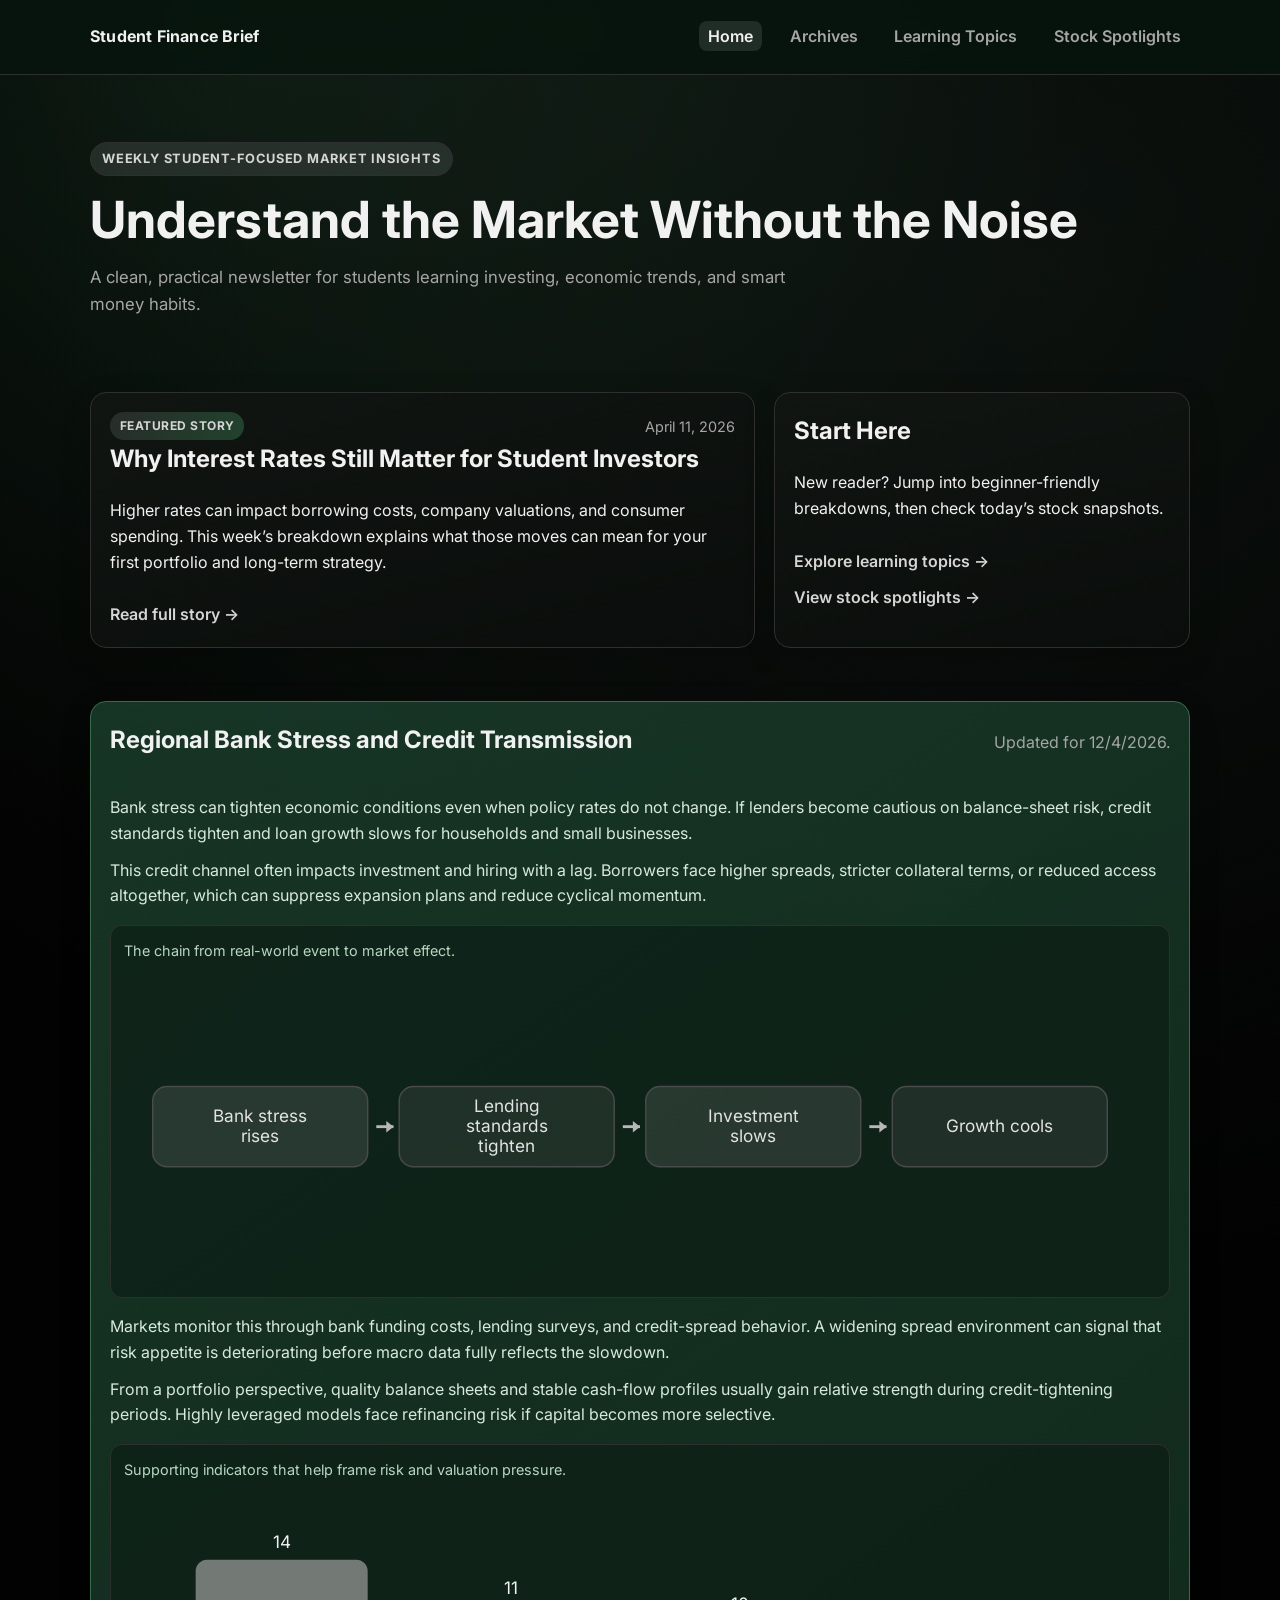
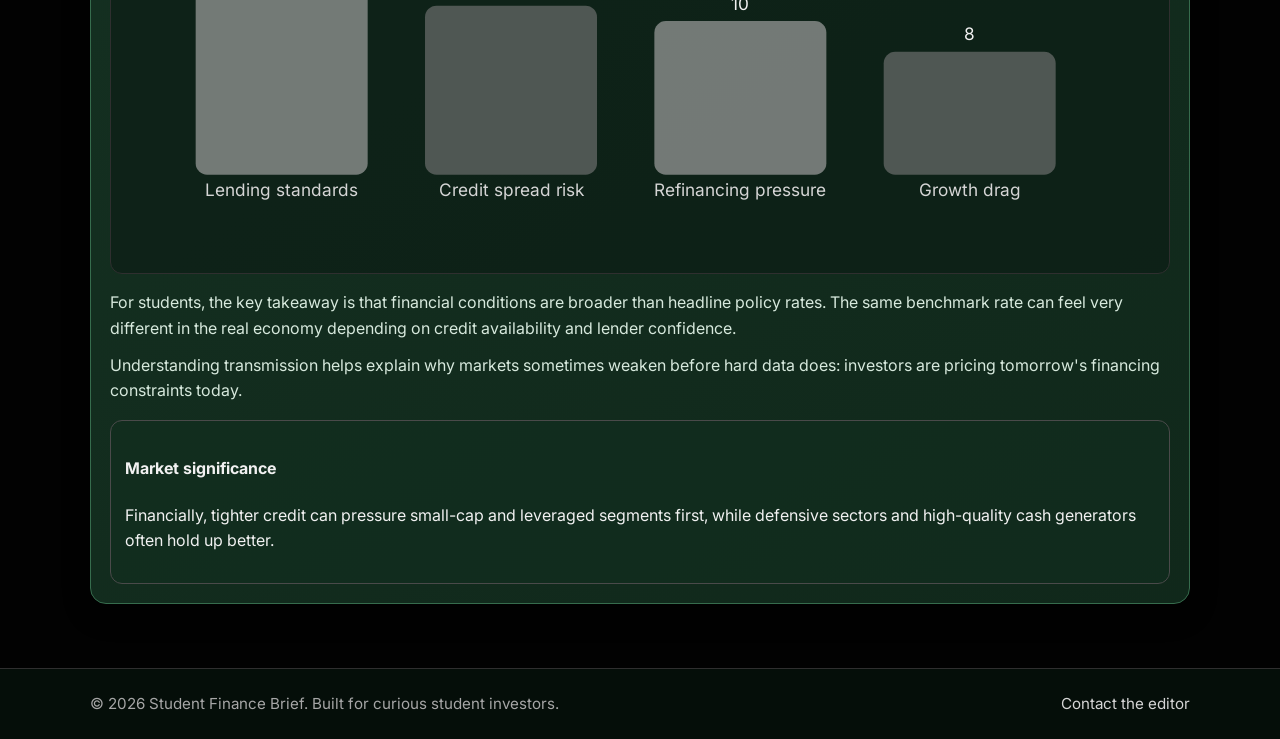
<file: index.html>
<!DOCTYPE html>
<html lang="en">
  <head>
    <meta charset="UTF-8" />
    <meta name="viewport" content="width=device-width, initial-scale=1.0" />
    <title>Student Finance Brief | Home</title>
    <link rel="preconnect" href="https://fonts.googleapis.com" />
    <link rel="preconnect" href="https://fonts.gstatic.com" crossorigin />
    <link
      href="https://fonts.googleapis.com/css2?family=Inter:wght@400;500;600;700;800&display=swap"
      rel="stylesheet"
    />
    <link rel="stylesheet" href="style.css" />
  </head>
  <body>
    <header class="site-header">
      <div class="container nav-wrap">
        <a class="brand" href="index.html">Student Finance Brief</a>
        <nav aria-label="Main navigation">
          <ul class="nav-links">
            <li><a href="index.html">Home</a></li>
            <li><a href="archives.html">Archives</a></li>
            <li><a href="learning-topics.html">Learning Topics</a></li>
            <li><a href="stock-spotlights.html">Stock Spotlights</a></li>
          </ul>
        </nav>
      </div>
    </header>

    <main>
      <section class="hero">
        <div class="container">
          <p class="tag">Weekly student-focused market insights</p>
          <h1>Understand the Market Without the Noise</h1>
          <p class="subtitle">
            A clean, practical newsletter for students learning investing,
            economic trends, and smart money habits.
          </p>
        </div>
      </section>

      <section class="section">
        <div class="container grid two-col">
          <article class="card featured-story">
            <div class="card-head">
              <span class="badge">Featured Story</span>
              <time datetime="2026-04-11">April 11, 2026</time>
            </div>
            <h2>Why Interest Rates Still Matter for Student Investors</h2>
            <p>
              Higher rates can impact borrowing costs, company valuations, and
              consumer spending. This week’s breakdown explains what those moves
              can mean for your first portfolio and long-term strategy.
            </p>
            <a class="read-more" href="archives.html">Read full story →</a>
          </article>

          <aside class="card">
            <h2>Start Here</h2>
            <p>
              New reader? Jump into beginner-friendly breakdowns, then check
              today’s stock snapshots.
            </p>
            <a class="inline-link" href="learning-topics.html">Explore learning topics →</a>
            <br />
            <a class="inline-link" href="stock-spotlights.html">View stock spotlights →</a>
          </aside>
        </div>
      </section>

      <section class="section">
        <div class="container">
          <article class="card main-story-card">
            <div class="section-header">
              <h2 id="main-story-title">Loading daily story…</h2>
              <p id="story-date-note">Updates automatically by date.</p>
            </div>

            <div id="main-story-content" class="long-story"></div>
            <div class="financial-bottom" id="main-story-financial"></div>
          </article>
        </div>
      </section>
    </main>

    <footer class="site-footer">
      <div class="container footer-wrap">
        <p>© 2026 Student Finance Brief. Built for curious student investors.</p>
        <a href="mailto:editor@studentfinancebrief.com">Contact the editor</a>
      </div>
    </footer>

    <script src="script.js"></script>
  </body>
</html>
</file>
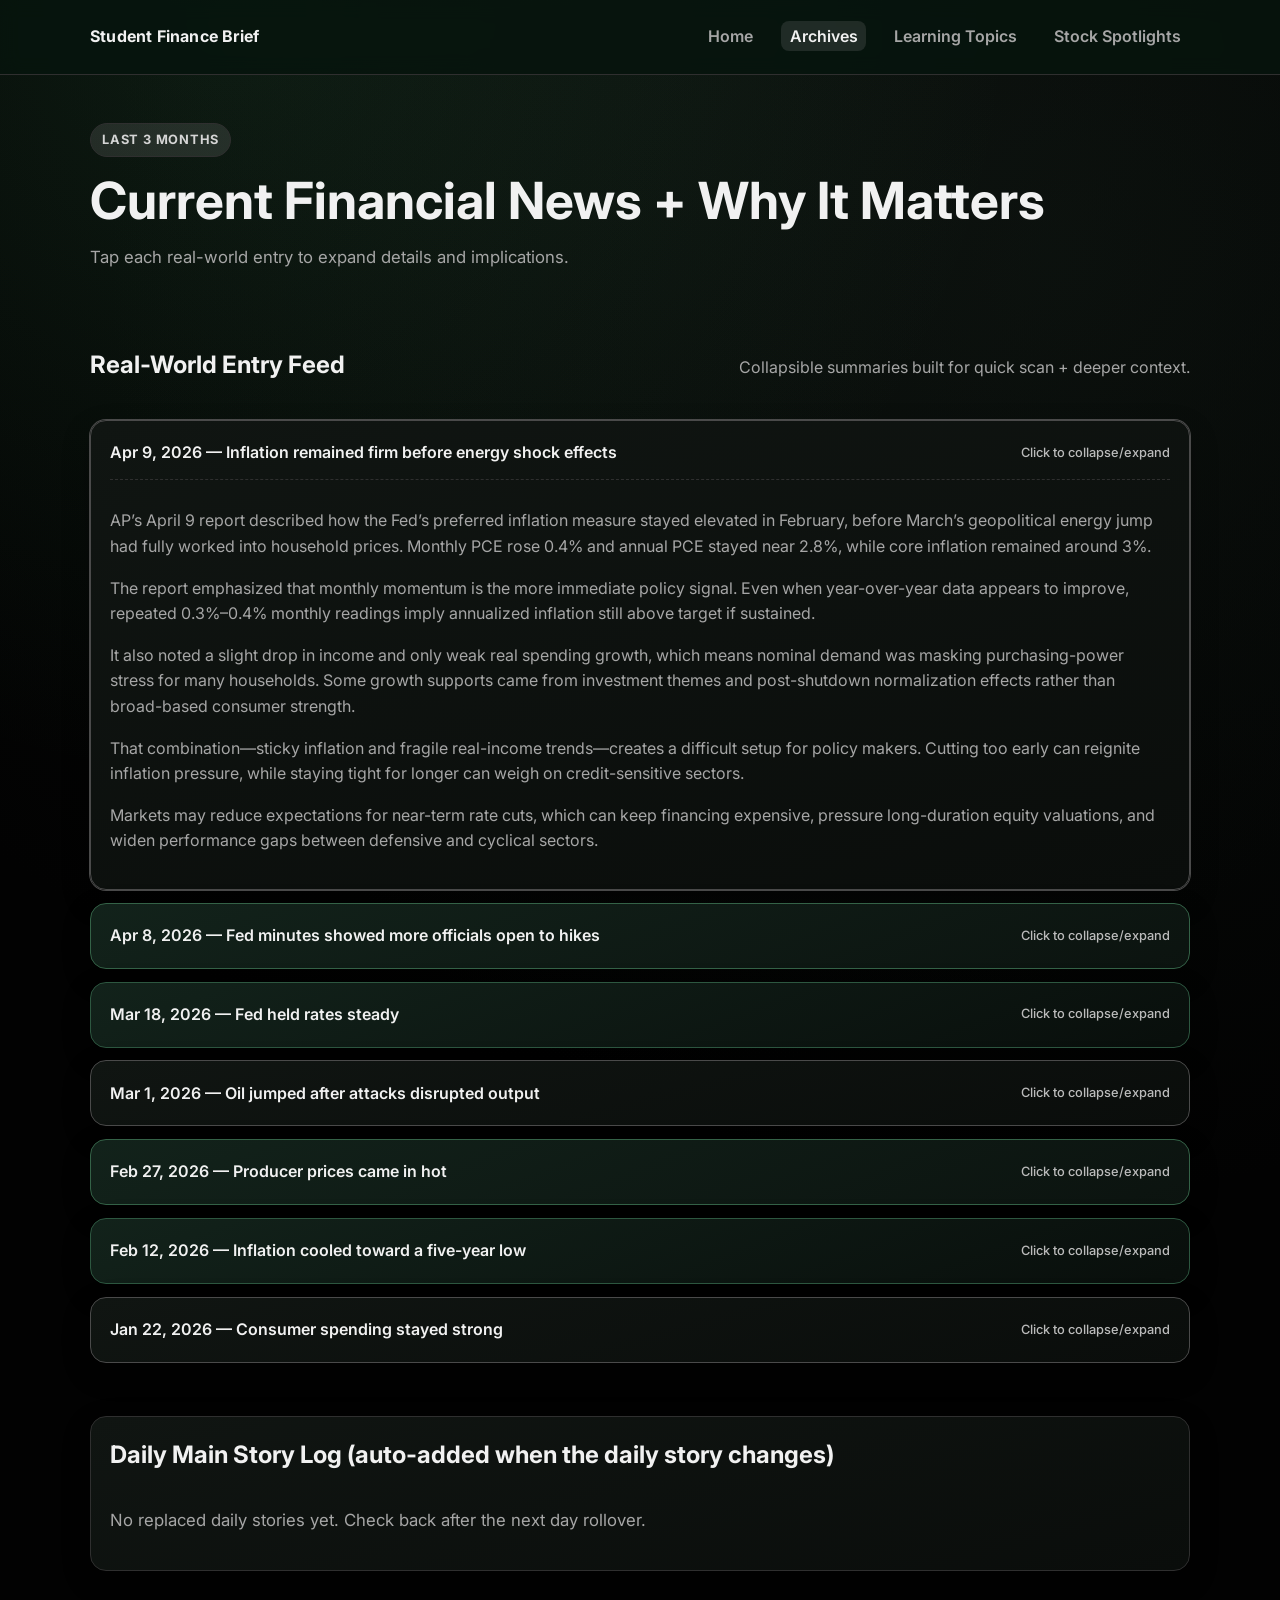
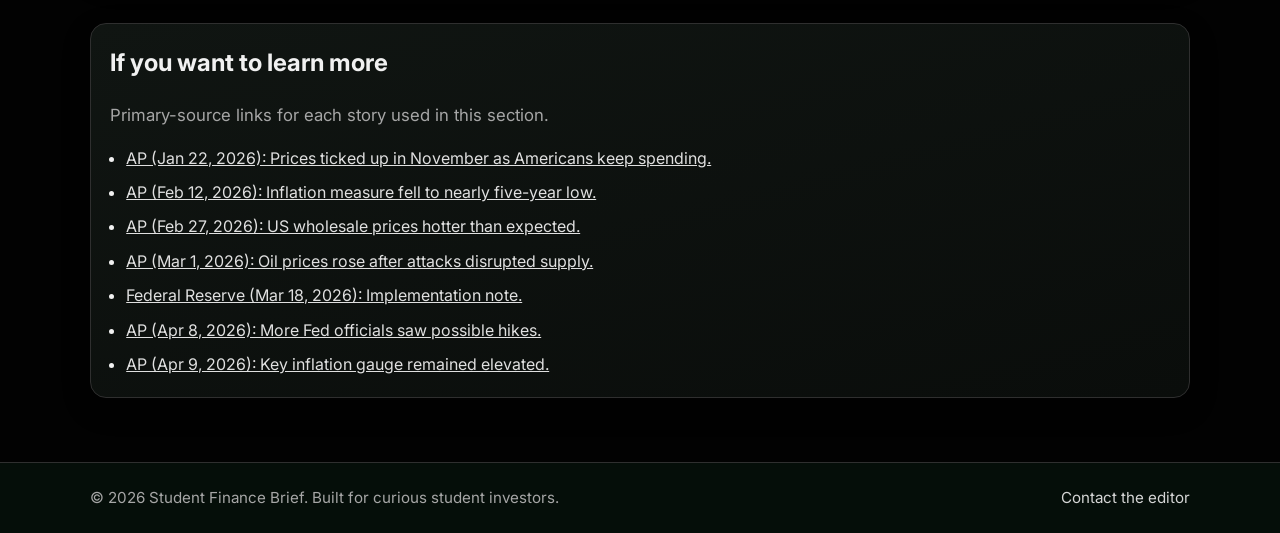
<file: archives.html>
<!DOCTYPE html>
<html lang="en">
  <head>
    <meta charset="UTF-8" />
    <meta name="viewport" content="width=device-width, initial-scale=1.0" />
    <title>Student Finance Brief | Archives</title>
    <link rel="preconnect" href="https://fonts.googleapis.com" />
    <link rel="preconnect" href="https://fonts.gstatic.com" crossorigin />
    <link
      href="https://fonts.googleapis.com/css2?family=Inter:wght@400;500;600;700;800&display=swap"
      rel="stylesheet"
    />
    <link rel="stylesheet" href="style.css" />
  </head>
  <body>
    <header class="site-header">
      <div class="container nav-wrap">
        <a class="brand" href="index.html">Student Finance Brief</a>
        <nav aria-label="Main navigation">
          <ul class="nav-links">
            <li><a href="index.html">Home</a></li>
            <li><a href="archives.html">Archives</a></li>
            <li><a href="learning-topics.html">Learning Topics</a></li>
            <li><a href="stock-spotlights.html">Stock Spotlights</a></li>
          </ul>
        </nav>
      </div>
    </header>

    <main>
      <section class="page-hero">
        <div class="container">
          <p class="tag">Last 3 Months</p>
          <h1>Current Financial News + Why It Matters</h1>
          <p class="subtitle">Tap each real-world entry to expand details and implications.</p>
        </div>
      </section>

      <section class="section">
        <div class="container">
          <div class="section-header">
            <h2>Real-World Entry Feed</h2>
            <p>Collapsible summaries built for quick scan + deeper context.</p>
          </div>

          <div class="accordion-list">
            <details class="card entry-accordion" open>
              <summary><span>Apr 9, 2026 — Inflation remained firm before energy shock effects</span><span class="accordion-hint">Click to collapse/expand</span></summary>
              <div class="accordion-body">
                <p>AP’s April 9 report described how the Fed’s preferred inflation measure stayed elevated in February, before March’s geopolitical energy jump had fully worked into household prices. Monthly PCE rose 0.4% and annual PCE stayed near 2.8%, while core inflation remained around 3%.</p>
                <p>The report emphasized that monthly momentum is the more immediate policy signal. Even when year-over-year data appears to improve, repeated 0.3%–0.4% monthly readings imply annualized inflation still above target if sustained.</p>
                <p>It also noted a slight drop in income and only weak real spending growth, which means nominal demand was masking purchasing-power stress for many households. Some growth supports came from investment themes and post-shutdown normalization effects rather than broad-based consumer strength.</p>
                <p>That combination—sticky inflation and fragile real-income trends—creates a difficult setup for policy makers. Cutting too early can reignite inflation pressure, while staying tight for longer can weigh on credit-sensitive sectors.</p>
                <p>Markets may reduce expectations for near-term rate cuts, which can keep financing expensive, pressure long-duration equity valuations, and widen performance gaps between defensive and cyclical sectors.</p>
              </div>
            </details>

            <details class="card entry-accordion">
              <summary><span>Apr 8, 2026 — Fed minutes showed more officials open to hikes</span><span class="accordion-hint">Click to collapse/expand</span></summary>
              <div class="accordion-body">
                <p>Minutes showed a more cautious and hawkish tone than markets had expected. Several officials argued that inflation progress had slowed and that upside risks remained significant enough to keep additional tightening on the table.</p>
                <p>This changed market psychology from "rate cuts are coming" to "policy may remain restrictive much longer." That matters for pricing because long-duration assets are especially sensitive to discount-rate expectations.</p>
                <p>It also influences financing behavior across the economy: businesses delay debt-funded expansion and households become more selective on big-ticket spending when they assume borrowing costs will stay high.</p>
                <p>For students, this entry is a clear reminder that narrative shifts in central-bank language can move markets even without immediate policy-rate changes.</p>
                <p>A hawkish shift can pressure high-multiple growth stocks, support shorter-duration fixed-income yields, and keep credit spreads from tightening quickly.</p>
              </div>
            </details>

            <details class="card entry-accordion">
              <summary><span>Mar 18, 2026 — Fed held rates steady</span><span class="accordion-hint">Click to collapse/expand</span></summary>
              <div class="accordion-body">
                <p>The Fed held rates at the March meeting, but the hold itself was less important than the uncertainty around how long current settings might persist.</p>
                <p>When policymakers remain data-dependent, every incoming inflation and labor report can move markets sharply as expectations for the next meeting are repriced.</p>
                <p>In this environment, portfolio volatility can rise even without major headline shocks because investors keep adjusting their path for policy over the next 6–12 months.</p>
                <p>Fixed income investors also face frequent duration repositioning, which can transmit into equity multiples as discount-rate assumptions move week to week.</p>
                <p>Uncertainty around policy timing can amplify short-term volatility across equities, bonds, and currency-sensitive sectors.</p>
              </div>
            </details>

            <details class="card entry-accordion">
              <summary><span>Mar 1, 2026 — Oil jumped after attacks disrupted output</span><span class="accordion-hint">Click to collapse/expand</span></summary>
              <div class="accordion-body">
                <p>Oil rose after attacks disrupted production and transport expectations. Commodity shocks like this often move quickly because traders price potential supply gaps before full physical shortages occur.</p>
                <p>Energy costs then pass through the economy unevenly: freight, airlines, and manufacturing chains feel pressure first, while household fuel and utility bills affect spending behavior over subsequent weeks.</p>
                <p>Students should watch second-round effects: if firms pass through costs, inflation can stay sticky; if they absorb costs, margins can compress.</p>
                <p>Internationally, persistent energy stress can also influence trade balances and currency behavior, adding another layer of volatility to import-heavy economies.</p>
                <p>Energy spikes can lift near-term inflation expectations, reduce discretionary spending power, and favor sectors with pricing power or direct commodity exposure.</p>
              </div>
            </details>

            <details class="card entry-accordion">
              <summary><span>Feb 27, 2026 — Producer prices came in hot</span><span class="accordion-hint">Click to collapse/expand</span></summary>
              <div class="accordion-body">
                <p>Producer inflation surprised to the upside, signaling stronger upstream cost pressure than expected.</p>
                <p>Upstream inflation matters because it sits earlier in the chain: raw materials, logistics, and intermediate goods eventually affect final consumer pricing or corporate margins.</p>
                <p>Industries with weak pricing power face the hardest tradeoff, while dominant firms with brand strength may preserve margins by gradually raising prices.</p>
                <p>Tracking management commentary on cost guidance and pricing strategy in earnings calls is often the fastest way to spot which firms are managing producer inflation effectively.</p>
                <p>Persistent producer-price pressure can challenge earnings forecasts and increase dispersion between high- and low-pricing-power companies.</p>
              </div>
            </details>

            <details class="card entry-accordion">
              <summary><span>Feb 12, 2026 — Inflation cooled toward a five-year low</span><span class="accordion-hint">Click to collapse/expand</span></summary>
              <div class="accordion-body">
                <p>Inflation cooled meaningfully in headline terms, which improved market sentiment and revived confidence that disinflation was still possible.</p>
                <p>However, category-level affordability remained uneven, especially in areas where households feel costs most directly—housing, food, insurance, and services.</p>
                <p>That gap between macro improvement and household pressure is important: consumers may still pull back discretionary spending even when headline inflation is easing.</p>
                <p>For investors, this can create mixed sector outcomes where essentials stay resilient while optional categories see slower volume growth.</p>
                <p>Better inflation data can help risk assets, but earnings durability still depends on wage growth, household resilience, and category-level pricing trends.</p>
              </div>
            </details>

            <details class="card entry-accordion">
              <summary><span>Jan 22, 2026 — Consumer spending stayed strong</span><span class="accordion-hint">Click to collapse/expand</span></summary>
              <div class="accordion-body">
                <p>Early-year spending held up despite persistent price pressure, showing that demand remained stronger than some forecasters expected.</p>
                <p>Strong consumption can stabilize corporate revenue in the short run, but if supply remains constrained it can also keep inflation pressure from cooling quickly.</p>
                <p>This is a classic macro tension: growth support from demand versus policy concern about overheating.</p>
                <p>When demand remains firm for too long, policy easing can be delayed, and valuation assumptions that depend on lower rates may need to reset.</p>
                <p>Robust spending can support cyclicals, but may also keep rates higher for longer if inflation does not decelerate sufficiently.</p>
              </div>
            </details>
          </div>
        </div>
      </section>

      <section class="section">
        <div class="container">
          <article class="card">
            <h2>Daily Main Story Log (auto-added when the daily story changes)</h2>
            <div id="daily-archive-log" class="daily-log"></div>
          </article>
        </div>
      </section>

      <section class="section">
        <div class="container">
          <article class="card">
            <h2>If you want to learn more</h2>
            <p class="subtitle">Primary-source links for each story used in this section.</p>
            <ul class="learn-more-list">
              <li><a href="https://apnews.com/article/ac538fd750b4622ee7fa439ef8021783" target="_blank" rel="noopener noreferrer">AP (Jan 22, 2026): Prices ticked up in November as Americans keep spending.</a></li>
              <li><a href="https://apnews.com/article/d489cfa4b48e32232f136830333d1db0" target="_blank" rel="noopener noreferrer">AP (Feb 12, 2026): Inflation measure fell to nearly five-year low.</a></li>
              <li><a href="https://apnews.com/article/d728162ff72f31776bbc320354586f72" target="_blank" rel="noopener noreferrer">AP (Feb 27, 2026): US wholesale prices hotter than expected.</a></li>
              <li><a href="https://apnews.com/article/21e634acba4c35801d28dfdbcc53824a" target="_blank" rel="noopener noreferrer">AP (Mar 1, 2026): Oil prices rose after attacks disrupted supply.</a></li>
              <li><a href="https://www.federalreserve.gov/newsevents/pressreleases/monetary20260318a1.htm" target="_blank" rel="noopener noreferrer">Federal Reserve (Mar 18, 2026): Implementation note.</a></li>
              <li><a href="https://apnews.com/article/7c37bba877cd039c56ebe3d73bb867a5" target="_blank" rel="noopener noreferrer">AP (Apr 8, 2026): More Fed officials saw possible hikes.</a></li>
              <li><a href="https://apnews.com/article/917584878bbdc8d19dc6bc55c8509556" target="_blank" rel="noopener noreferrer">AP (Apr 9, 2026): Key inflation gauge remained elevated.</a></li>
            </ul>
          </article>
        </div>
      </section>
    </main>

    <footer class="site-footer">
      <div class="container footer-wrap">
        <p>© 2026 Student Finance Brief. Built for curious student investors.</p>
        <a href="mailto:editor@studentfinancebrief.com">Contact the editor</a>
      </div>
    </footer>

    <script src="script.js"></script>
  </body>
</html>
</file>
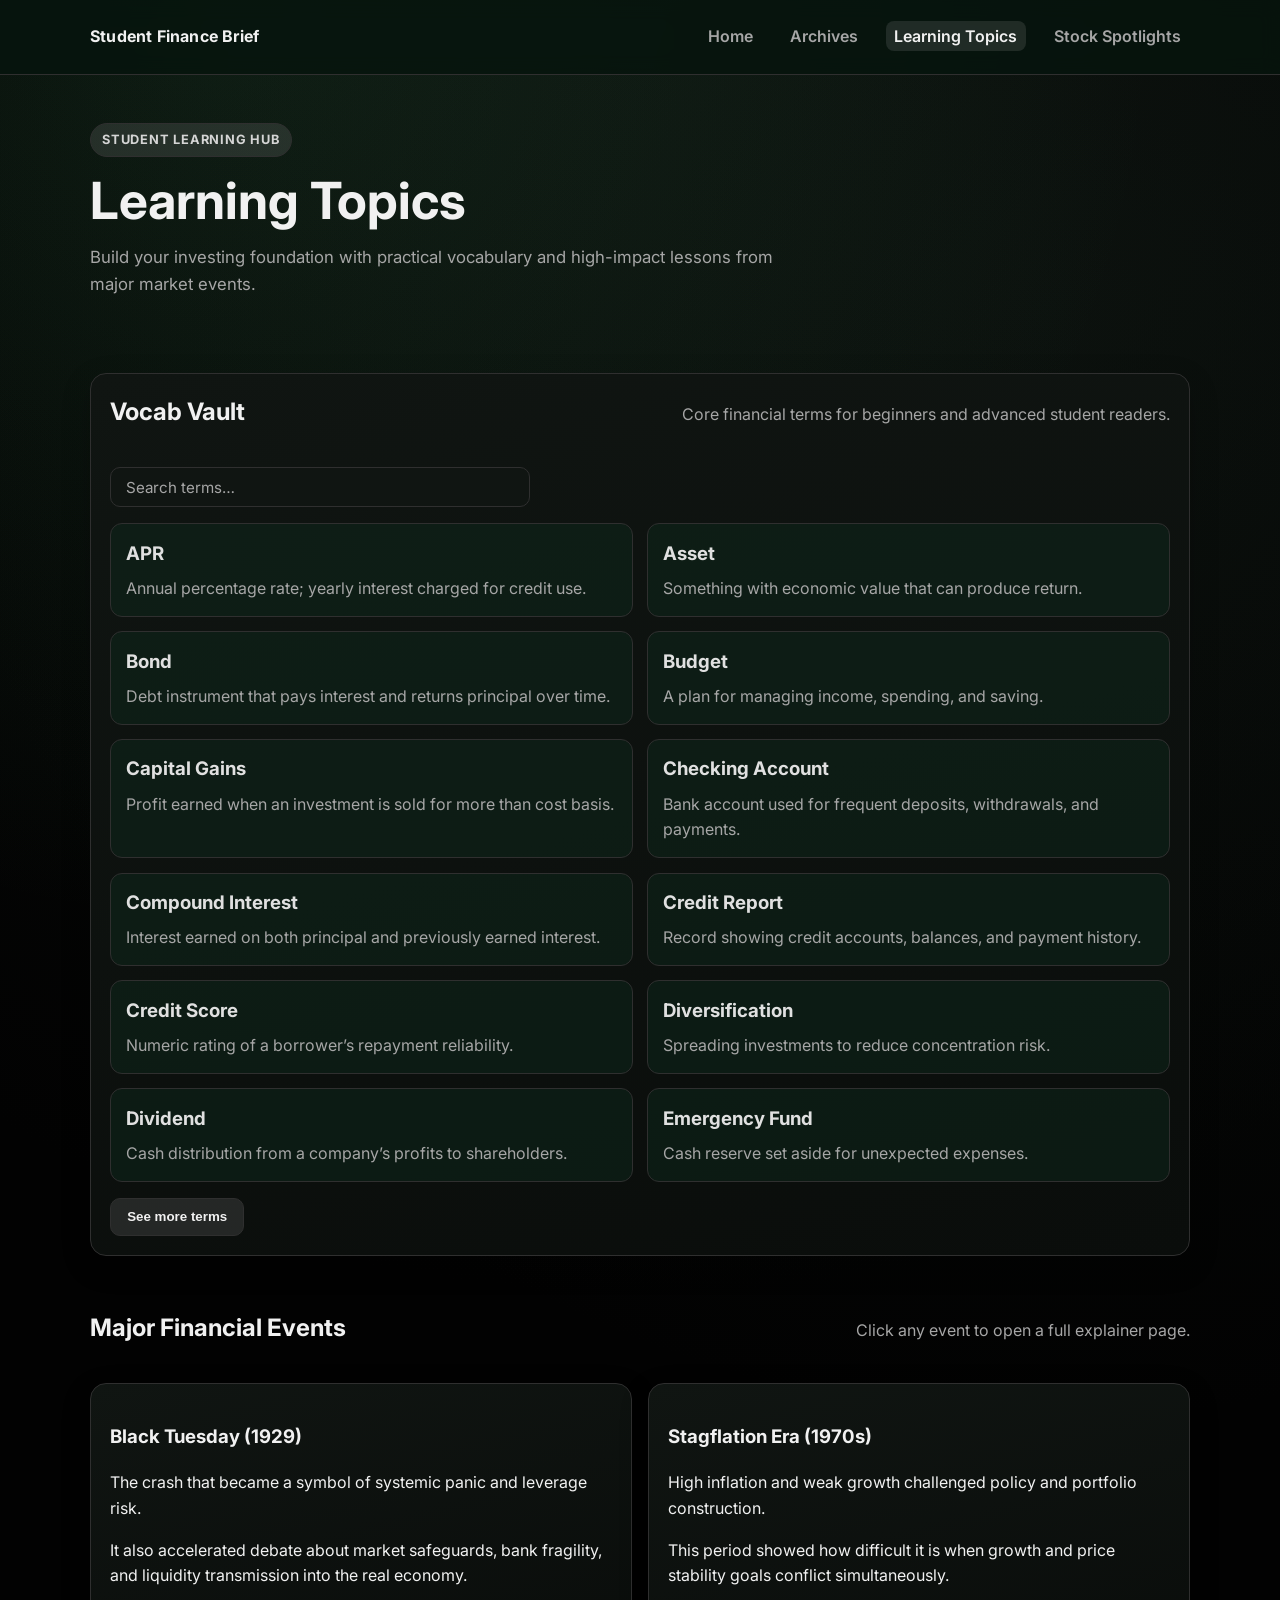
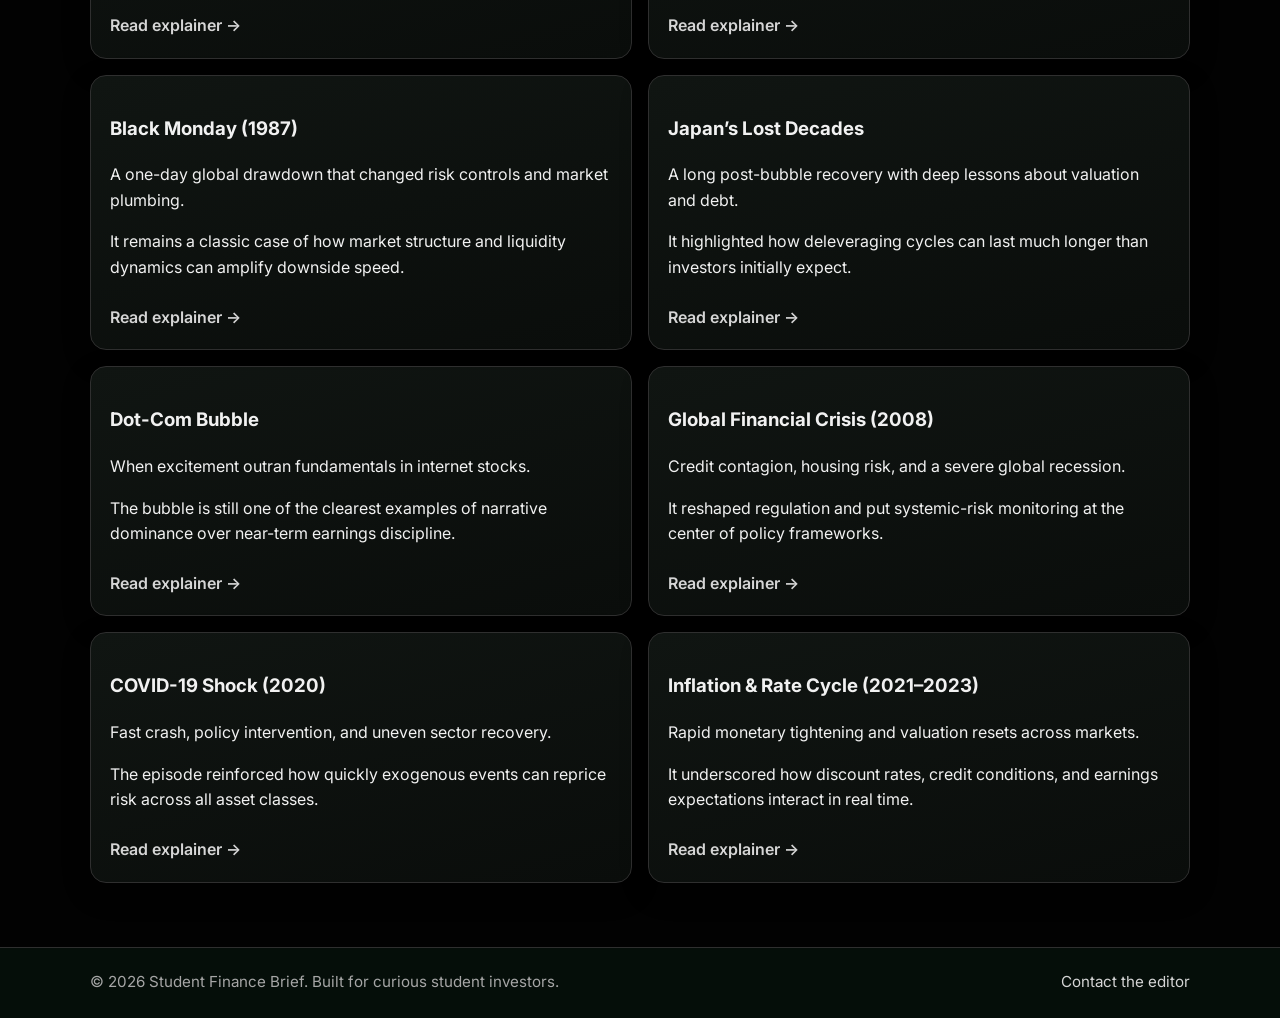
<file: learning-topics.html>
<!DOCTYPE html>
<html lang="en">
  <head>
    <meta charset="UTF-8" />
    <meta name="viewport" content="width=device-width, initial-scale=1.0" />
    <title>Student Finance Brief | Learning Topics</title>
    <link rel="preconnect" href="https://fonts.googleapis.com" />
    <link rel="preconnect" href="https://fonts.gstatic.com" crossorigin />
    <link
      href="https://fonts.googleapis.com/css2?family=Inter:wght@400;500;600;700;800&display=swap"
      rel="stylesheet"
    />
    <link rel="stylesheet" href="style.css" />
  </head>
  <body>
    <header class="site-header">
      <div class="container nav-wrap">
        <a class="brand" href="index.html">Student Finance Brief</a>
        <nav aria-label="Main navigation">
          <ul class="nav-links">
            <li><a href="index.html">Home</a></li>
            <li><a href="archives.html">Archives</a></li>
            <li><a href="learning-topics.html">Learning Topics</a></li>
            <li><a href="stock-spotlights.html">Stock Spotlights</a></li>
          </ul>
        </nav>
      </div>
    </header>

    <main>
      <section class="page-hero">
        <div class="container">
          <p class="tag">Student Learning Hub</p>
          <h1>Learning Topics</h1>
          <p class="subtitle">
            Build your investing foundation with practical vocabulary and
            high-impact lessons from major market events.
          </p>
        </div>
      </section>

      <section class="section">
        <div class="container">
          <article class="card">
            <div class="section-header">
              <h2>Vocab Vault</h2>
              <p>Core financial terms for beginners and advanced student readers.</p>
            </div>
            <div class="vocab-search-wrap">
              <input
                type="search"
                id="vocab-search"
                class="vocab-search"
                placeholder="Search terms…"
                aria-label="Search vocabulary terms"
                autocomplete="off"
              />
            </div>
            <p id="vocab-no-results" class="subtitle" hidden>No terms match your search.</p>
            <div class="vocab-grid" id="vocab-grid">
              <div class="vocab-item"><h3>APR</h3><p>Annual percentage rate; yearly interest charged for credit use.</p></div>
              <div class="vocab-item"><h3>Asset</h3><p>Something with economic value that can produce return.</p></div>
              <div class="vocab-item"><h3>Bond</h3><p>Debt instrument that pays interest and returns principal over time.</p></div>
              <div class="vocab-item"><h3>Budget</h3><p>A plan for managing income, spending, and saving.</p></div>
              <div class="vocab-item"><h3>Capital Gains</h3><p>Profit earned when an investment is sold for more than cost basis.</p></div>
              <div class="vocab-item"><h3>Checking Account</h3><p>Bank account used for frequent deposits, withdrawals, and payments.</p></div>
              <div class="vocab-item"><h3>Compound Interest</h3><p>Interest earned on both principal and previously earned interest.</p></div>
              <div class="vocab-item"><h3>Credit Report</h3><p>Record showing credit accounts, balances, and payment history.</p></div>
              <div class="vocab-item"><h3>Credit Score</h3><p>Numeric rating of a borrower’s repayment reliability.</p></div>
              <div class="vocab-item"><h3>Diversification</h3><p>Spreading investments to reduce concentration risk.</p></div>
              <div class="vocab-item"><h3>Dividend</h3><p>Cash distribution from a company’s profits to shareholders.</p></div>
              <div class="vocab-item"><h3>Emergency Fund</h3><p>Cash reserve set aside for unexpected expenses.</p></div>
            </div>

            <div class="vocab-more" id="vocab-more" hidden>
              <div class="vocab-grid">
                <div class="vocab-item"><h3>ETF</h3><p>Exchange-traded fund holding a basket of securities.</p></div>
                <div class="vocab-item"><h3>FICO Score</h3><p>Common credit scoring model used by lenders.</p></div>
                <div class="vocab-item"><h3>Financial Literacy</h3><p>Ability to understand and apply money concepts in daily decisions.</p></div>
                <div class="vocab-item"><h3>Fixed Expenses</h3><p>Costs that stay about the same each month.</p></div>
                <div class="vocab-item"><h3>Grace Period</h3><p>Time before finance charges apply to certain balances.</p></div>
                <div class="vocab-item"><h3>Human Capital</h3><p>Skills and knowledge that increase earning ability.</p></div>
                <div class="vocab-item"><h3>Inflation</h3><p>Broad rise in prices that reduces purchasing power over time.</p></div>
                <div class="vocab-item"><h3>Inflation Risk</h3><p>Risk that prices rise faster than your investment returns.</p></div>
                <div class="vocab-item"><h3>Installment Plan</h3><p>Loan repaid in fixed periodic payments over time.</p></div>
                <div class="vocab-item"><h3>Interest</h3><p>Cost of borrowing money or reward for saving it.</p></div>
                <div class="vocab-item"><h3>Liquidity</h3><p>How quickly an asset can be turned into cash.</p></div>
                <div class="vocab-item"><h3>Liquidity Risk</h3><p>Risk of not being able to sell an asset quickly at fair value.</p></div>
                <div class="vocab-item"><h3>Liability</h3><p>Debt or financial obligation owed to another party.</p></div>
                <div class="vocab-item"><h3>Long-Term Goal</h3><p>Financial goal targeted for more than five years out.</p></div>
                <div class="vocab-item"><h3>Money Market Account</h3><p>Interest-bearing account with limited transaction features.</p></div>
                <div class="vocab-item"><h3>Mutual Fund</h3><p>Pooled investment vehicle managed by professionals.</p></div>
                <div class="vocab-item"><h3>Net Income</h3><p>Income left after taxes and necessary deductions.</p></div>
                <div class="vocab-item"><h3>Net Worth</h3><p>Total assets minus total liabilities.</p></div>
                <div class="vocab-item"><h3>Opportunity Cost</h3><p>Value of the best alternative given up by a choice.</p></div>
                <div class="vocab-item"><h3>Open-Ended Credit</h3><p>Reusable credit line with flexible borrowing and repayment.</p></div>
                <div class="vocab-item"><h3>Rate of Return</h3><p>Percentage gain or loss on an investment over a period.</p></div>
                <div class="vocab-item"><h3>Revolving Credit</h3><p>Credit account that can be borrowed repeatedly to a limit.</p></div>
                <div class="vocab-item"><h3>Risk</h3><p>Chance that an investment outcome differs from expectations.</p></div>
                <div class="vocab-item"><h3>Rule of 72</h3><p>Quick estimate for doubling time: 72 ÷ annual return rate.</p></div>
                <div class="vocab-item"><h3>Savings Account</h3><p>Interest-bearing deposit account for storing cash.</p></div>
                <div class="vocab-item"><h3>Scarcity</h3><p>Condition where limited resources cannot satisfy all wants.</p></div>
                <div class="vocab-item"><h3>Short-Term Goal</h3><p>Goal expected to be reached in under one year.</p></div>
                <div class="vocab-item"><h3>Stock</h3><p>Ownership share in a corporation.</p></div>
                <div class="vocab-item"><h3>Taxes</h3><p>Required payments to government authorities.</p></div>
                <div class="vocab-item"><h3>Trade-Off</h3><p>What you give up to get something else.</p></div>
                <div class="vocab-item"><h3>Variable Expenses</h3><p>Spending that can change week-to-week or month-to-month.</p></div>
              </div>
            </div>

            <button class="see-more-btn" id="toggle-vocab" type="button" aria-expanded="false" aria-controls="vocab-more">
              See more terms
            </button>
          </article>
        </div>
      </section>

      <section class="section">
        <div class="container">
          <div class="section-header">
            <h2>Major Financial Events</h2>
            <p>Click any event to open a full explainer page.</p>
          </div>
          <div class="event-link-grid">
            <a class="card event-link" href="events/black-tuesday.html"><h3>Black Tuesday (1929)</h3><p>The crash that became a symbol of systemic panic and leverage risk.</p><p>It also accelerated debate about market safeguards, bank fragility, and liquidity transmission into the real economy.</p><span>Read explainer →</span></a>
            <a class="card event-link" href="events/stagflation-1970s.html"><h3>Stagflation Era (1970s)</h3><p>High inflation and weak growth challenged policy and portfolio construction.</p><p>This period showed how difficult it is when growth and price stability goals conflict simultaneously.</p><span>Read explainer →</span></a>
            <a class="card event-link" href="events/black-monday-1987.html"><h3>Black Monday (1987)</h3><p>A one-day global drawdown that changed risk controls and market plumbing.</p><p>It remains a classic case of how market structure and liquidity dynamics can amplify downside speed.</p><span>Read explainer →</span></a>
            <a class="card event-link" href="events/japan-lost-decades.html"><h3>Japan’s Lost Decades</h3><p>A long post-bubble recovery with deep lessons about valuation and debt.</p><p>It highlighted how deleveraging cycles can last much longer than investors initially expect.</p><span>Read explainer →</span></a>
            <a class="card event-link" href="events/dot-com-bubble.html"><h3>Dot-Com Bubble</h3><p>When excitement outran fundamentals in internet stocks.</p><p>The bubble is still one of the clearest examples of narrative dominance over near-term earnings discipline.</p><span>Read explainer →</span></a>
            <a class="card event-link" href="events/global-financial-crisis-2008.html"><h3>Global Financial Crisis (2008)</h3><p>Credit contagion, housing risk, and a severe global recession.</p><p>It reshaped regulation and put systemic-risk monitoring at the center of policy frameworks.</p><span>Read explainer →</span></a>
            <a class="card event-link" href="events/covid-shock-2020.html"><h3>COVID-19 Shock (2020)</h3><p>Fast crash, policy intervention, and uneven sector recovery.</p><p>The episode reinforced how quickly exogenous events can reprice risk across all asset classes.</p><span>Read explainer →</span></a>
            <a class="card event-link" href="events/inflation-rate-cycle-2021-2023.html"><h3>Inflation & Rate Cycle (2021–2023)</h3><p>Rapid monetary tightening and valuation resets across markets.</p><p>It underscored how discount rates, credit conditions, and earnings expectations interact in real time.</p><span>Read explainer →</span></a>
          </div>
        </div>
      </section>
    </main>

    <footer class="site-footer">
      <div class="container footer-wrap">
        <p>© 2026 Student Finance Brief. Built for curious student investors.</p>
        <a href="mailto:editor@studentfinancebrief.com">Contact the editor</a>
      </div>
    </footer>

    <script src="script.js"></script>
  </body>
</html>
</file>
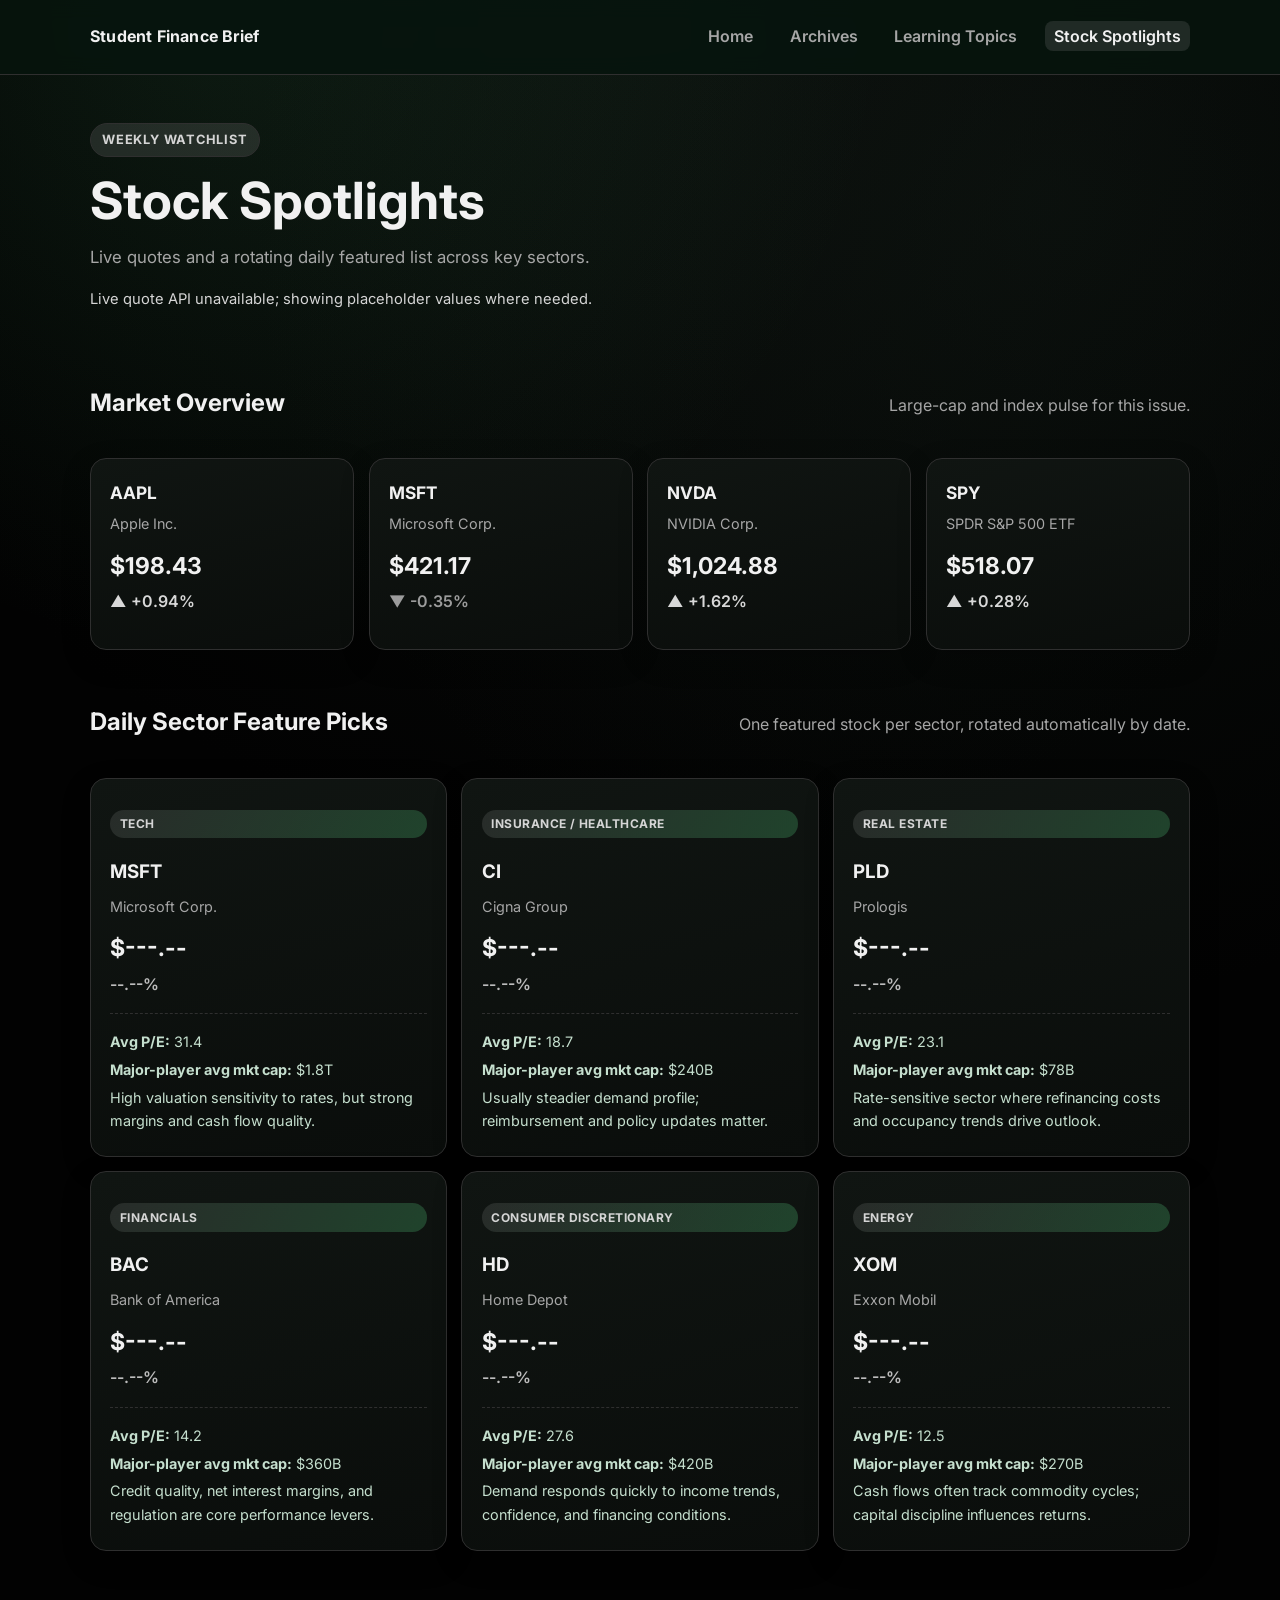
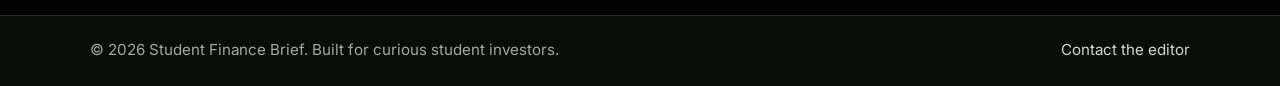
<file: stock-spotlights.html>
<!DOCTYPE html>
<html lang="en">
  <head>
    <meta charset="UTF-8" />
    <meta name="viewport" content="width=device-width, initial-scale=1.0" />
    <title>Student Finance Brief | Stock Spotlights</title>
    <link rel="preconnect" href="https://fonts.googleapis.com" />
    <link rel="preconnect" href="https://fonts.gstatic.com" crossorigin />
    <link
      href="https://fonts.googleapis.com/css2?family=Inter:wght@400;500;600;700;800&display=swap"
      rel="stylesheet"
    />
    <link rel="stylesheet" href="style.css" />
  </head>
  <body>
    <header class="site-header">
      <div class="container nav-wrap">
        <a class="brand" href="index.html">Student Finance Brief</a>
        <nav aria-label="Main navigation">
          <ul class="nav-links">
            <li><a href="index.html">Home</a></li>
            <li><a href="archives.html">Archives</a></li>
            <li><a href="learning-topics.html">Learning Topics</a></li>
            <li><a href="stock-spotlights.html">Stock Spotlights</a></li>
          </ul>
        </nav>
      </div>
    </header>

    <main>
      <section class="page-hero">
        <div class="container">
          <p class="tag">Weekly Watchlist</p>
          <h1>Stock Spotlights</h1>
          <p class="subtitle">
            Live quotes and a rotating daily featured list across key sectors.
          </p>
          <p class="data-note" id="data-note">Fetching live market data…</p>
        </div>
      </section>

      <section class="section">
        <div class="container">
          <div class="section-header">
            <h2>Market Overview</h2>
            <p>Large-cap and index pulse for this issue.</p>
          </div>
          <div class="ticker-grid" id="ticker-grid">
            <article class="ticker-card" data-symbol="AAPL">
              <h3>AAPL</h3>
              <p class="company">Apple Inc.</p>
              <p class="price">$---.--</p>
              <p class="change neutral">--.--%</p>
            </article>
            <article class="ticker-card" data-symbol="MSFT">
              <h3>MSFT</h3>
              <p class="company">Microsoft Corp.</p>
              <p class="price">$---.--</p>
              <p class="change neutral">--.--%</p>
            </article>
            <article class="ticker-card" data-symbol="NVDA">
              <h3>NVDA</h3>
              <p class="company">NVIDIA Corp.</p>
              <p class="price">$---.--</p>
              <p class="change neutral">--.--%</p>
            </article>
            <article class="ticker-card" data-symbol="SPY">
              <h3>SPY</h3>
              <p class="company">SPDR S&P 500 ETF</p>
              <p class="price">$---.--</p>
              <p class="change neutral">--.--%</p>
            </article>
          </div>
        </div>
      </section>

      <section class="section">
        <div class="container">
          <div class="section-header">
            <h2>Daily Sector Feature Picks</h2>
            <p>One featured stock per sector, rotated automatically by date.</p>
          </div>
          <div class="featured-grid" id="featured-grid"></div>
        </div>
      </section>
    </main>

    <footer class="site-footer">
      <div class="container footer-wrap">
        <p>© 2026 Student Finance Brief. Built for curious student investors.</p>
        <a href="mailto:editor@studentfinancebrief.com">Contact the editor</a>
      </div>
    </footer>

    <script src="script.js"></script>
  </body>
</html>
</file>
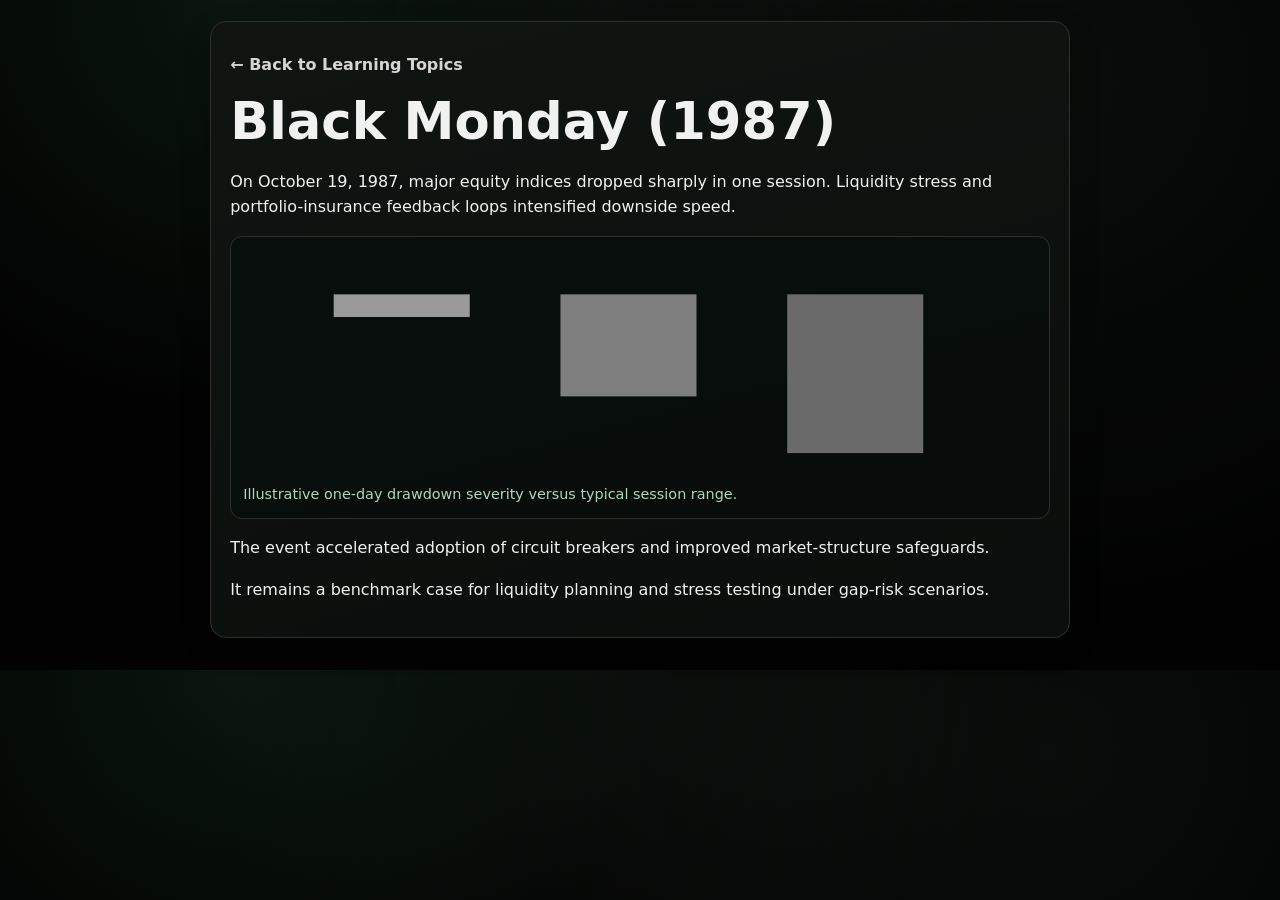
<file: events/black-monday-1987.html>
<!DOCTYPE html><html lang="en"><head><meta charset="UTF-8" /><meta name="viewport" content="width=device-width, initial-scale=1.0" /><title>Black Monday (1987) | Student Finance Brief</title><link rel="stylesheet" href="../style.css" /></head><body><main class="section"><div class="container"><article class="card event-article"><a class="inline-link" href="../learning-topics.html">← Back to Learning Topics</a><h1>Black Monday (1987)</h1><p>On October 19, 1987, major equity indices dropped sharply in one session. Liquidity stress and portfolio-insurance feedback loops intensified downside speed.</p><figure class="event-graphic"><svg viewBox="0 0 700 200" aria-label="Single-day drawdown bar"><rect x="80" y="40" width="120" height="20" fill="#9a9a9a"/><rect x="280" y="40" width="120" height="90" fill="#7f7f7f"/><rect x="480" y="40" width="120" height="140" fill="#6a6a6a"/></svg><figcaption>Illustrative one-day drawdown severity versus typical session range.</figcaption></figure><p>The event accelerated adoption of circuit breakers and improved market-structure safeguards.</p><p>It remains a benchmark case for liquidity planning and stress testing under gap-risk scenarios.</p></article></div></main></body></html>
</file>
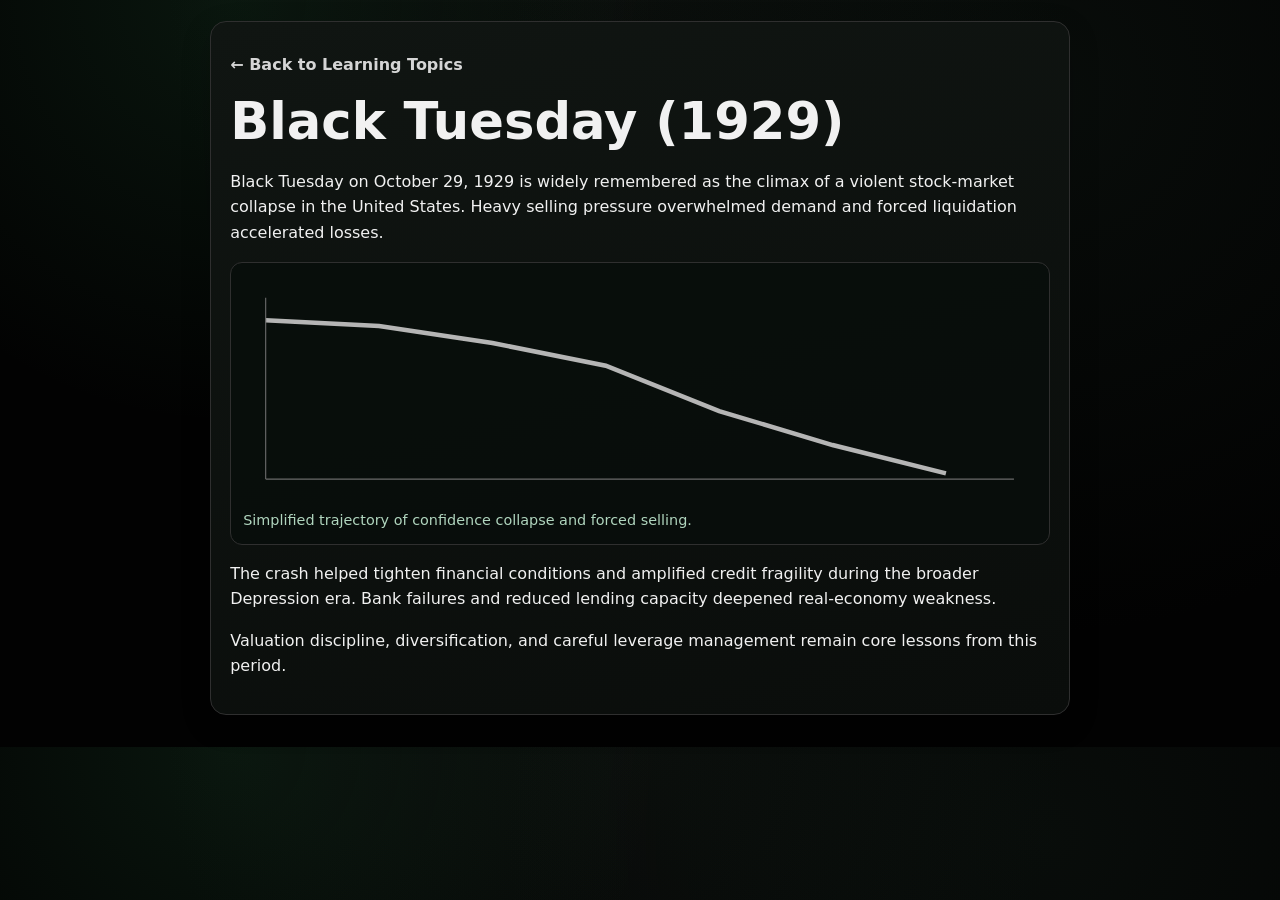
<file: events/black-tuesday.html>
<!DOCTYPE html>
<html lang="en">
<head>
  <meta charset="UTF-8" />
  <meta name="viewport" content="width=device-width, initial-scale=1.0" />
  <title>Black Tuesday (1929) | Student Finance Brief</title>
  <link rel="stylesheet" href="../style.css" />
</head>
<body>
  <main class="section"><div class="container"><article class="card event-article">
    <a class="inline-link" href="../learning-topics.html">← Back to Learning Topics</a>
    <h1>Black Tuesday (1929)</h1>
    <p>Black Tuesday on October 29, 1929 is widely remembered as the climax of a violent stock-market collapse in the United States. Heavy selling pressure overwhelmed demand and forced liquidation accelerated losses.</p>
    <figure class="event-graphic"><svg viewBox="0 0 700 200" aria-label="Market index collapse chart"><polyline points="20,40 120,45 220,60 320,80 420,120 520,150 620,175" fill="none" stroke="#b5b5b5" stroke-width="4"/><line x1="20" y1="180" x2="680" y2="180" stroke="#6a6a6a"/><line x1="20" y1="20" x2="20" y2="180" stroke="#6a6a6a"/></svg><figcaption>Simplified trajectory of confidence collapse and forced selling.</figcaption></figure>
    <p>The crash helped tighten financial conditions and amplified credit fragility during the broader Depression era. Bank failures and reduced lending capacity deepened real-economy weakness.</p>
    <p>Valuation discipline, diversification, and careful leverage management remain core lessons from this period.</p>
  </article></div></main>
</body>
</html>
</file>
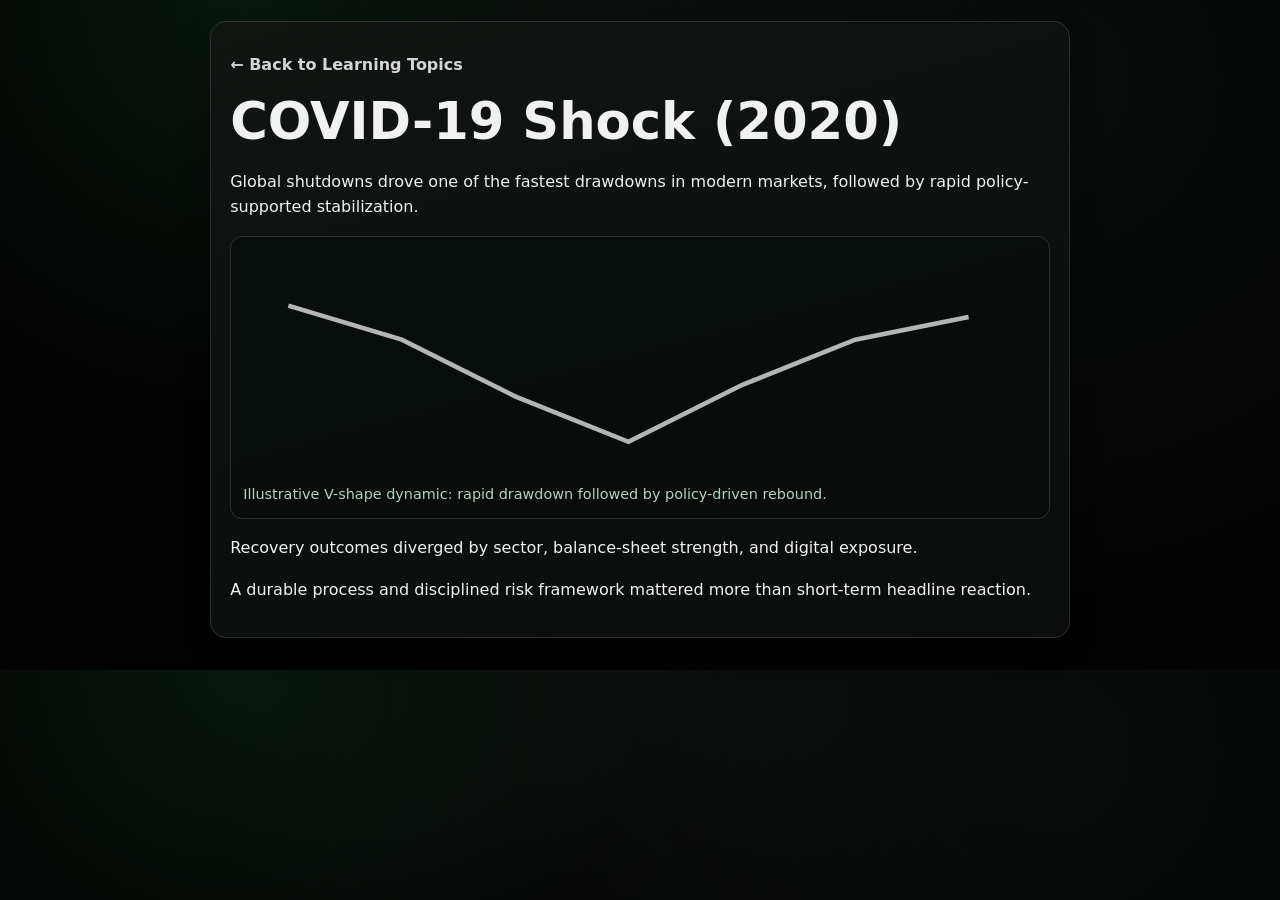
<file: events/covid-shock-2020.html>
<!DOCTYPE html><html lang="en"><head><meta charset="UTF-8" /><meta name="viewport" content="width=device-width, initial-scale=1.0" /><title>COVID-19 Shock (2020) | Student Finance Brief</title><link rel="stylesheet" href="../style.css" /></head><body><main class="section"><div class="container"><article class="card event-article"><a class="inline-link" href="../learning-topics.html">← Back to Learning Topics</a><h1>COVID-19 Shock (2020)</h1><p>Global shutdowns drove one of the fastest drawdowns in modern markets, followed by rapid policy-supported stabilization.</p><figure class="event-graphic"><svg viewBox="0 0 700 200" aria-label="V-shape recovery sketch"><polyline points="40,50 140,80 240,130 340,170 440,120 540,80 640,60" fill="none" stroke="#b5b5b5" stroke-width="4"/></svg><figcaption>Illustrative V-shape dynamic: rapid drawdown followed by policy-driven rebound.</figcaption></figure><p>Recovery outcomes diverged by sector, balance-sheet strength, and digital exposure.</p><p>A durable process and disciplined risk framework mattered more than short-term headline reaction.</p></article></div></main></body></html>
</file>
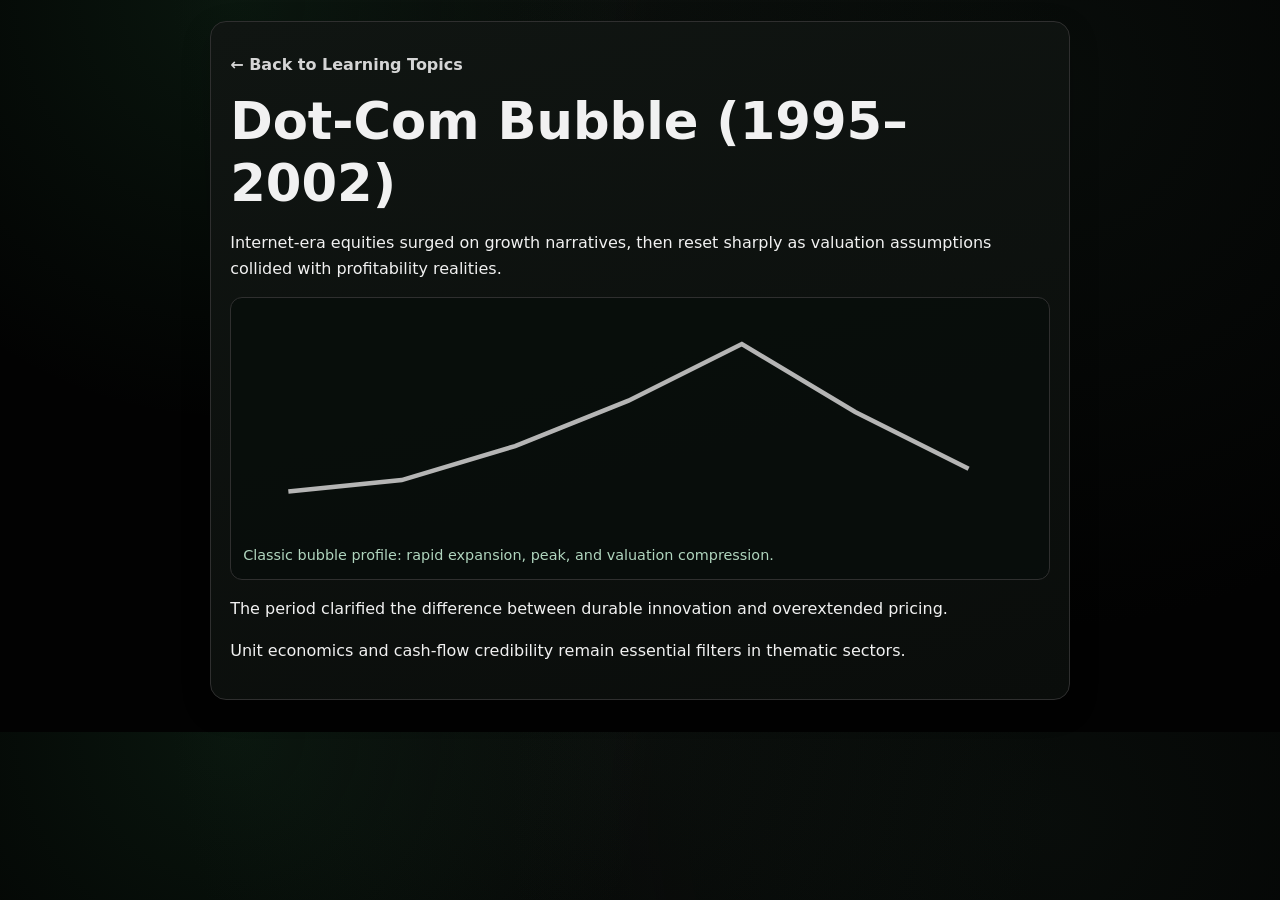
<file: events/dot-com-bubble.html>
<!DOCTYPE html><html lang="en"><head><meta charset="UTF-8" /><meta name="viewport" content="width=device-width, initial-scale=1.0" /><title>Dot-Com Bubble | Student Finance Brief</title><link rel="stylesheet" href="../style.css" /></head><body><main class="section"><div class="container"><article class="card event-article"><a class="inline-link" href="../learning-topics.html">← Back to Learning Topics</a><h1>Dot-Com Bubble (1995–2002)</h1><p>Internet-era equities surged on growth narratives, then reset sharply as valuation assumptions collided with profitability realities.</p><figure class="event-graphic"><svg viewBox="0 0 700 200" aria-label="Bubble and bust curve"><polyline points="40,160 140,150 240,120 340,80 440,30 540,90 640,140" fill="none" stroke="#b5b5b5" stroke-width="4"/></svg><figcaption>Classic bubble profile: rapid expansion, peak, and valuation compression.</figcaption></figure><p>The period clarified the difference between durable innovation and overextended pricing.</p><p>Unit economics and cash-flow credibility remain essential filters in thematic sectors.</p></article></div></main></body></html>
</file>
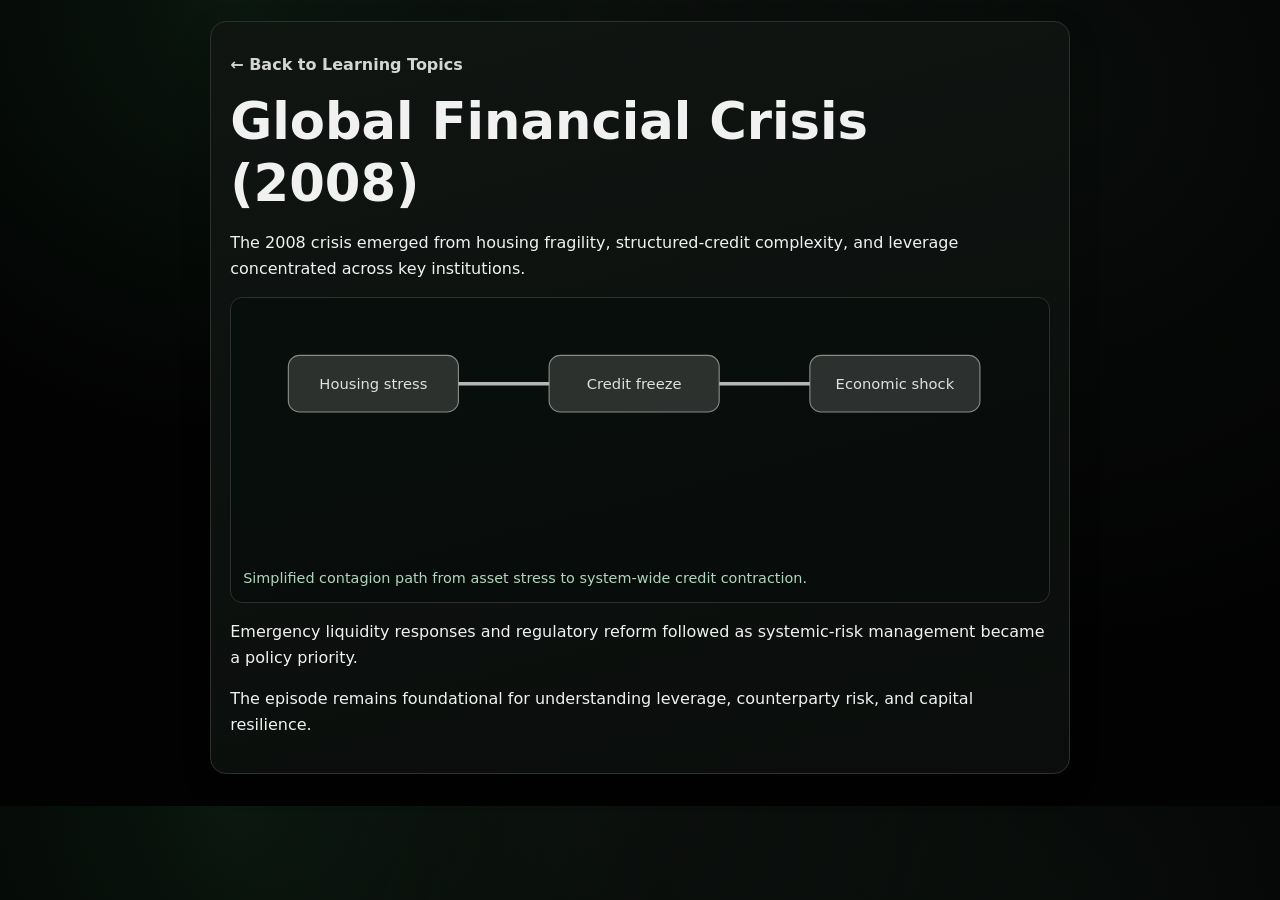
<file: events/global-financial-crisis-2008.html>
<!DOCTYPE html><html lang="en"><head><meta charset="UTF-8" /><meta name="viewport" content="width=device-width, initial-scale=1.0" /><title>Global Financial Crisis (2008) | Student Finance Brief</title><link rel="stylesheet" href="../style.css" /></head><body><main class="section"><div class="container"><article class="card event-article"><a class="inline-link" href="../learning-topics.html">← Back to Learning Topics</a><h1>Global Financial Crisis (2008)</h1><p>The 2008 crisis emerged from housing fragility, structured-credit complexity, and leverage concentrated across key institutions.</p><figure class="event-graphic"><svg viewBox="0 0 700 220" aria-label="Credit contagion flow"><rect x="40" y="40" width="150" height="50" rx="10" fill="rgba(150,150,150,0.25)" stroke="#8a8a8a"/><rect x="270" y="40" width="150" height="50" rx="10" fill="rgba(150,150,150,0.25)" stroke="#8a8a8a"/><rect x="500" y="40" width="150" height="50" rx="10" fill="rgba(150,150,150,0.25)" stroke="#8a8a8a"/><line x1="190" y1="65" x2="270" y2="65" stroke="#b5b5b5" stroke-width="3"/><line x1="420" y1="65" x2="500" y2="65" stroke="#b5b5b5" stroke-width="3"/><text x="115" y="70" text-anchor="middle" fill="#e0e0e0" font-size="13">Housing stress</text><text x="345" y="70" text-anchor="middle" fill="#e0e0e0" font-size="13">Credit freeze</text><text x="575" y="70" text-anchor="middle" fill="#e0e0e0" font-size="13">Economic shock</text></svg><figcaption>Simplified contagion path from asset stress to system-wide credit contraction.</figcaption></figure><p>Emergency liquidity responses and regulatory reform followed as systemic-risk management became a policy priority.</p><p>The episode remains foundational for understanding leverage, counterparty risk, and capital resilience.</p></article></div></main></body></html>
</file>
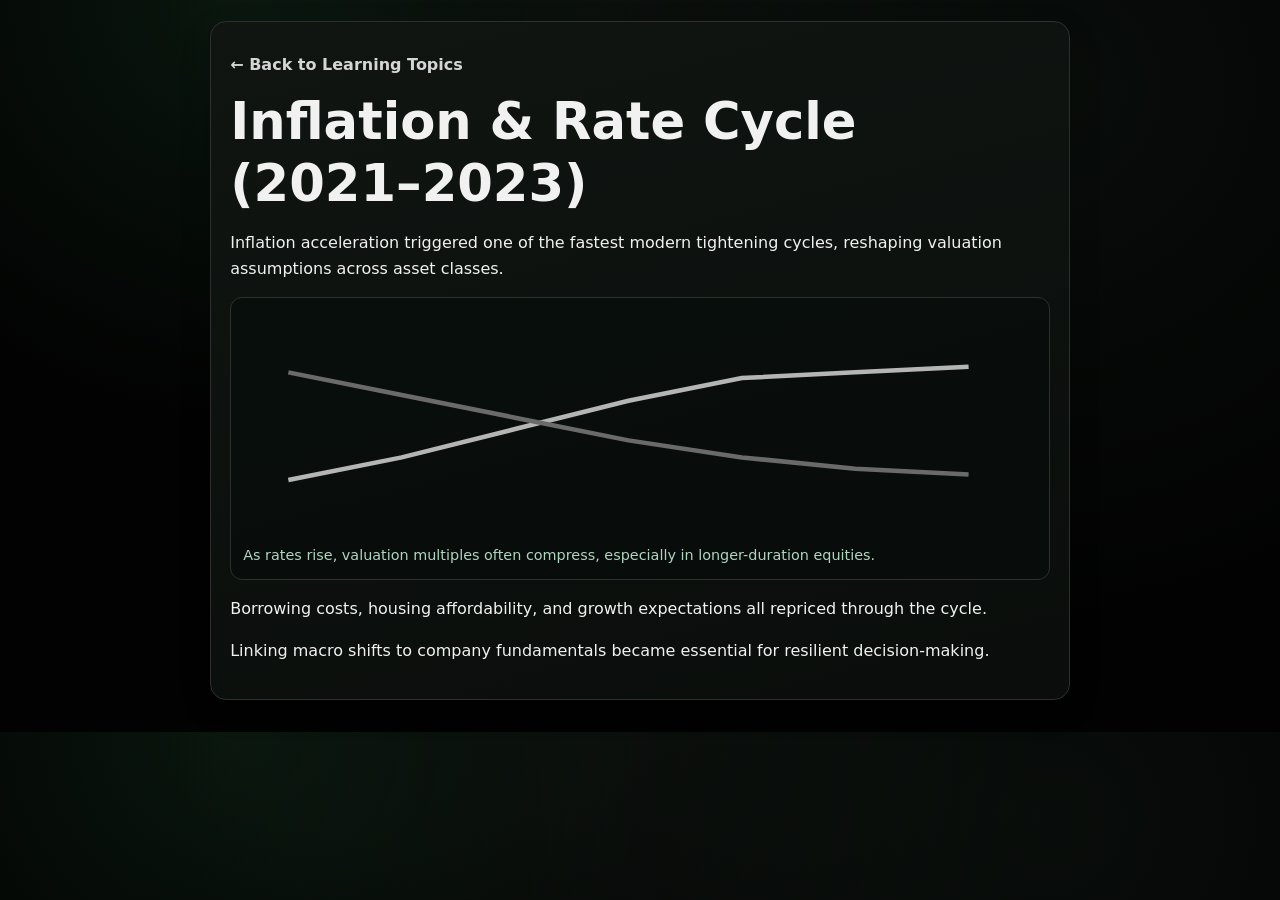
<file: events/inflation-rate-cycle-2021-2023.html>
<!DOCTYPE html><html lang="en"><head><meta charset="UTF-8" /><meta name="viewport" content="width=device-width, initial-scale=1.0" /><title>Inflation & Rate Cycle (2021–2023) | Student Finance Brief</title><link rel="stylesheet" href="../style.css" /></head><body><main class="section"><div class="container"><article class="card event-article"><a class="inline-link" href="../learning-topics.html">← Back to Learning Topics</a><h1>Inflation & Rate Cycle (2021–2023)</h1><p>Inflation acceleration triggered one of the fastest modern tightening cycles, reshaping valuation assumptions across asset classes.</p><figure class="event-graphic"><svg viewBox="0 0 700 200" aria-label="Rates versus valuation"><polyline points="40,150 140,130 240,105 340,80 440,60 540,55 640,50" fill="none" stroke="#b5b5b5" stroke-width="4"/><polyline points="40,55 140,75 240,95 340,115 440,130 540,140 640,145" fill="none" stroke="#6a6a6a" stroke-width="4"/></svg><figcaption>As rates rise, valuation multiples often compress, especially in longer-duration equities.</figcaption></figure><p>Borrowing costs, housing affordability, and growth expectations all repriced through the cycle.</p><p>Linking macro shifts to company fundamentals became essential for resilient decision-making.</p></article></div></main></body></html>
</file>
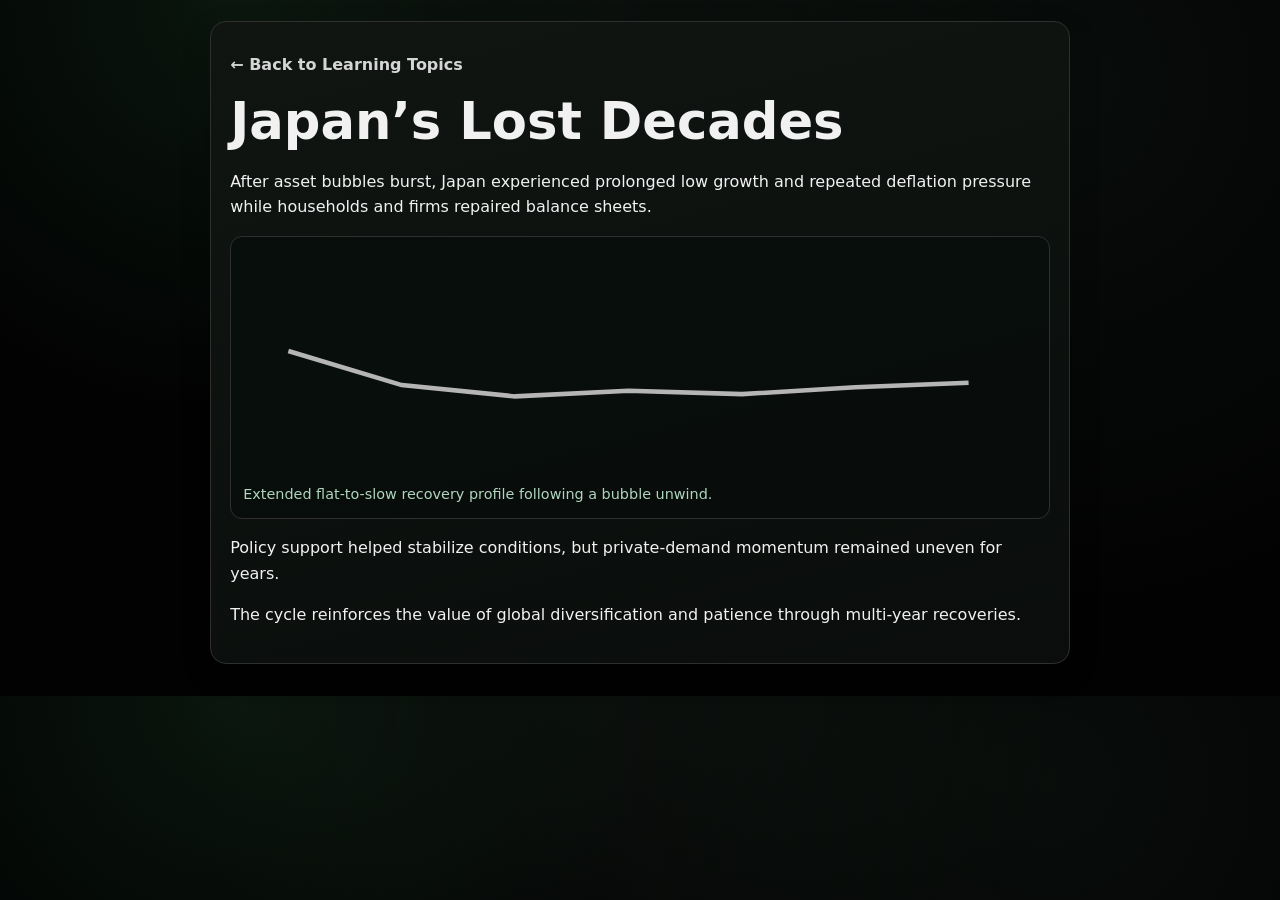
<file: events/japan-lost-decades.html>
<!DOCTYPE html><html lang="en"><head><meta charset="UTF-8" /><meta name="viewport" content="width=device-width, initial-scale=1.0" /><title>Japan's Lost Decades | Student Finance Brief</title><link rel="stylesheet" href="../style.css" /></head><body><main class="section"><div class="container"><article class="card event-article"><a class="inline-link" href="../learning-topics.html">← Back to Learning Topics</a><h1>Japan’s Lost Decades</h1><p>After asset bubbles burst, Japan experienced prolonged low growth and repeated deflation pressure while households and firms repaired balance sheets.</p><figure class="event-graphic"><svg viewBox="0 0 700 200" aria-label="Long recovery chart"><polyline points="40,90 140,120 240,130 340,125 440,128 540,122 640,118" fill="none" stroke="#b5b5b5" stroke-width="4"/></svg><figcaption>Extended flat-to-slow recovery profile following a bubble unwind.</figcaption></figure><p>Policy support helped stabilize conditions, but private-demand momentum remained uneven for years.</p><p>The cycle reinforces the value of global diversification and patience through multi-year recoveries.</p></article></div></main></body></html>
</file>
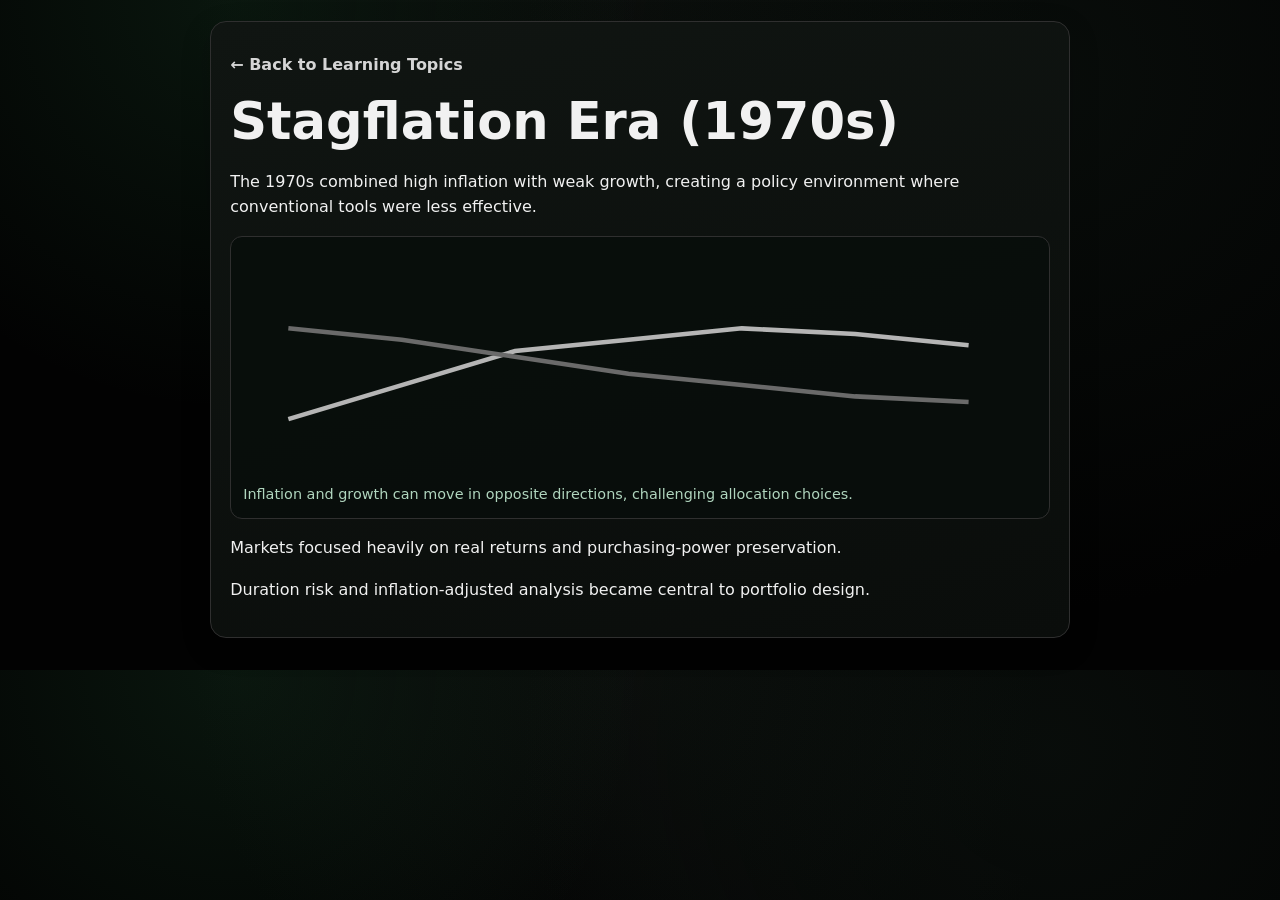
<file: events/stagflation-1970s.html>
<!DOCTYPE html><html lang="en"><head><meta charset="UTF-8" /><meta name="viewport" content="width=device-width, initial-scale=1.0" /><title>Stagflation Era | Student Finance Brief</title><link rel="stylesheet" href="../style.css" /></head><body><main class="section"><div class="container"><article class="card event-article"><a class="inline-link" href="../learning-topics.html">← Back to Learning Topics</a><h1>Stagflation Era (1970s)</h1><p>The 1970s combined high inflation with weak growth, creating a policy environment where conventional tools were less effective.</p><figure class="event-graphic"><svg viewBox="0 0 700 200" aria-label="Inflation and growth divergence"><polyline points="40,150 140,120 240,90 340,80 440,70 540,75 640,85" fill="none" stroke="#b5b5b5" stroke-width="4"/><polyline points="40,70 140,80 240,95 340,110 440,120 540,130 640,135" fill="none" stroke="#6a6a6a" stroke-width="4"/></svg><figcaption>Inflation and growth can move in opposite directions, challenging allocation choices.</figcaption></figure><p>Markets focused heavily on real returns and purchasing-power preservation.</p><p>Duration risk and inflation-adjusted analysis became central to portfolio design.</p></article></div></main></body></html>
</file>
<file: style.css>
:root {
  --bg: #020202;
  --bg-2: #070807;
  --bg-3: #0d120f;
  --bg-accent: #0a0d0b;
  --panel: #0a0d0b;
  --panel-2: #101512;
  --text: #f1f1f1;
  --muted: #a6a6a6;
  --accent: #8a8a8a;
  --accent-strong: #b5b5b5;
  --accent-soft: rgba(150, 150, 150, 0.18);
  --teal-soft: rgba(120, 120, 120, 0.12);
  --gold-soft: rgba(100, 100, 100, 0.1);
  --violet-soft: rgba(40, 40, 40, 0.45);
  --border: #2f2f2f;
  --positive: #d8d8d8;
  --negative: #9c9c9c;
  --neutral: #bdbdbd;
  --radius: 16px;
}

* {
  box-sizing: border-box;
}

body {
  margin: 0;
  font-family: "Inter", system-ui, -apple-system, Segoe UI, Roboto, sans-serif;
  background:
    radial-gradient(circle at 18% 0%, rgba(62, 164, 98, 0.12), transparent 33%),
    radial-gradient(circle at 82% 12%, rgba(30, 49, 38, 0.22), transparent 44%),
    radial-gradient(circle at top, var(--bg-accent) 0%, var(--bg) 48%);
  color: var(--text);
  line-height: 1.6;
}

.container {
  width: min(1100px, 92vw);
  margin: 0 auto;
}

.site-header {
  position: sticky;
  top: 0;
  z-index: 20;
  backdrop-filter: blur(10px);
  background: rgba(7, 20, 13, 0.85);
  border-bottom: 1px solid var(--border);
}

.nav-wrap {
  display: flex;
  justify-content: space-between;
  align-items: center;
  min-height: 74px;
  gap: 1rem;
}

.brand {
  text-decoration: none;
  color: var(--text);
  font-weight: 700;
  letter-spacing: 0.2px;
}

.nav-links {
  list-style: none;
  margin: 0;
  padding: 0;
  display: flex;
  gap: 1.2rem;
  flex-wrap: wrap;
}

.nav-links a {
  text-decoration: none;
  color: var(--muted);
  font-weight: 600;
  padding: 0.3rem 0.55rem;
  border-radius: 8px;
  transition: color 0.2s ease, background-color 0.2s ease;
}

.nav-links a:hover,
.nav-links a.active {
  color: var(--text);
  background: var(--accent-soft);
}

.hero,
.page-hero {
  padding: 4.2rem 0 2.3rem;
}

.page-hero {
  padding-top: 3rem;
}

.tag {
  display: inline-block;
  margin: 0;
  padding: 0.35rem 0.7rem;
  border-radius: 999px;
  border: 1px solid var(--border);
  background: var(--accent-soft);
  color: #d5d5d5;
  font-size: 0.8rem;
  font-weight: 700;
  text-transform: uppercase;
  letter-spacing: 0.06em;
}

h1 {
  margin: 0.85rem 0 0;
  font-size: clamp(2rem, 4.2vw, 3.2rem);
  line-height: 1.2;
}

h2 {
  margin-top: 0;
}

.subtitle {
  max-width: 700px;
  margin-top: 0.8rem;
  color: var(--muted);
  font-size: 1.05rem;
}

.section {
  padding: 1.3rem 0 2rem;
}

.grid.two-col {
  display: grid;
  grid-template-columns: 1.6fr 1fr;
  gap: 1.2rem;
}

.card,
.ticker-card {
  background: linear-gradient(165deg, var(--panel-2), var(--panel));
  border: 1px solid var(--border);
  border-radius: var(--radius);
  padding: 1.2rem;
  box-shadow: 0 10px 30px rgba(0, 0, 0, 0.2);
}

.card-head {
  display: flex;
  justify-content: space-between;
  align-items: center;
  gap: 1rem;
  color: var(--muted);
  font-size: 0.9rem;
}

.badge {
  padding: 0.28rem 0.6rem;
  border-radius: 999px;
  background: var(--accent-soft);
  color: #d5d5d5;
  font-size: 0.75rem;
  font-weight: 700;
  letter-spacing: 0.04em;
  text-transform: uppercase;
}

.read-more,
.inline-link {
  display: inline-block;
  margin-top: 0.7rem;
  text-decoration: none;
  color: #d5d5d5;
  font-weight: 600;
}

.topic-list,
.archive-list {
  margin: 0;
  padding-left: 1.15rem;
  color: var(--muted);
}

.topic-list li + li,
.archive-list li + li {
  margin-top: 0.4rem;
}

.section-header {
  display: flex;
  flex-wrap: wrap;
  justify-content: space-between;
  align-items: baseline;
  gap: 0.8rem;
  margin-bottom: 1rem;
}

.section-header p {
  margin: 0;
  color: var(--muted);
}

.ticker-grid {
  display: grid;
  grid-template-columns: repeat(4, minmax(150px, 1fr));
  gap: 0.9rem;
}

.ticker-card h3 {
  margin: 0;
  font-size: 1.08rem;
}

.company {
  margin: 0.35rem 0 0.8rem;
  color: var(--muted);
  font-size: 0.9rem;
}

.price {
  margin: 0;
  font-size: 1.45rem;
  font-weight: 700;
}

.change {
  margin-top: 0.25rem;
  font-weight: 600;
}

.change.positive {
  color: var(--positive);
}

.change.negative {
  color: var(--negative);
}

.change.neutral {
  color: var(--neutral);
}

.site-footer {
  margin-top: 2rem;
  border-top: 1px solid var(--border);
  background: rgba(6, 16, 11, 0.9);
}

.footer-wrap {
  min-height: 70px;
  display: flex;
  align-items: center;
  justify-content: space-between;
  flex-wrap: wrap;
  gap: 0.7rem;
  color: var(--muted);
  font-size: 0.95rem;
}

.site-footer a {
  color: #d5d5d5;
  text-decoration: none;
}

@media (max-width: 900px) {
  .grid.two-col {
    grid-template-columns: 1fr;
  }

  .ticker-grid {
    grid-template-columns: repeat(2, minmax(150px, 1fr));
  }
}

@media (max-width: 560px) {
  .ticker-grid {
    grid-template-columns: 1fr;
  }

  .nav-wrap {
    padding: 0.8rem 0;
  }
}

.data-note {
  margin-top: 0.6rem;
  color: #d5d5d5;
  font-size: 0.92rem;
}

.vocab-grid {
  margin-top: 1rem;
  display: grid;
  grid-template-columns: repeat(2, minmax(240px, 1fr));
  gap: 0.9rem;
}

.vocab-item {
  padding: 0.9rem;
  border: 1px solid var(--border);
  border-radius: 12px;
  background: rgba(14, 38, 26, 0.55);
}

.vocab-item h3 {
  margin: 0;
  color: #e0e0e0;
}

.vocab-item p {
  margin: 0.45rem 0 0;
  color: var(--muted);
}

.timeline {
  margin-top: 1rem;
  display: grid;
  grid-template-columns: repeat(2, minmax(260px, 1fr));
  gap: 1rem;
}

.event-card h3,
.featured-card h3 {
  margin-bottom: 0.5rem;
}

.event-card p {
  margin: 0.45rem 0;
}

.featured-grid {
  display: grid;
  grid-template-columns: repeat(3, minmax(200px, 1fr));
  gap: 0.9rem;
}

@media (max-width: 900px) {
  .vocab-grid,
  .timeline,
  .featured-grid {
    grid-template-columns: 1fr;
  }
}

.vocab-more[hidden] {
  display: none;
}

.vocab-search-wrap {
  margin-bottom: 1rem;
}

.vocab-search {
  width: 100%;
  max-width: 420px;
  padding: 0.6rem 0.9rem;
  background: var(--panel-2);
  border: 1px solid var(--border);
  border-radius: 10px;
  color: var(--text);
  font-size: 0.95rem;
  font-family: inherit;
  outline: none;
  transition: border-color 0.2s ease;
}

.vocab-search::placeholder {
  color: var(--muted);
}

.vocab-search:focus {
  border-color: #4a7a5a;
}

.see-more-btn {
  margin-top: 1rem;
  border: 1px solid var(--border);
  background: var(--accent-soft);
  color: var(--text);
  padding: 0.65rem 1rem;
  border-radius: 10px;
  font-weight: 600;
  cursor: pointer;
}

.event-link-grid {
  display: grid;
  grid-template-columns: repeat(2, minmax(260px, 1fr));
  gap: 1rem;
}

.event-link {
  text-decoration: none;
  color: var(--text);
}

.event-link span {
  display: inline-block;
  margin-top: 0.5rem;
  color: #d5d5d5;
  font-weight: 600;
}

.event-article {
  max-width: 860px;
  margin: 0 auto;
}

.news-layout {
  display: grid;
  grid-template-columns: 1.6fr 1fr;
  gap: 1rem;
}

.news-feature h2 {
  margin-bottom: 0.6rem;
}

.implication-box {
  margin-top: 1rem;
  border: 1px solid var(--border);
  border-radius: 12px;
  padding: 0.9rem;
  background: rgba(10, 34, 21, 0.55);
}

.news-rail {
  display: grid;
  gap: 0.8rem;
}

.rail-card h3 {
  margin: 0.3rem 0;
}

.impact-grid {
  display: grid;
  grid-template-columns: repeat(3, minmax(220px, 1fr));
  gap: 0.9rem;
}

.learn-more-list {
  margin: 0;
  padding-left: 1rem;
}

.learn-more-list li + li {
  margin-top: 0.55rem;
}

.learn-more-list a {
  color: #e0e0e0;
}

@media (max-width: 900px) {
  .event-link-grid,
  .news-layout,
  .impact-grid {
    grid-template-columns: 1fr;
  }
}

.main-story-card {
  border-color: #366c4d;
  background:
    linear-gradient(145deg, rgba(23, 55, 38, 0.92), rgba(16, 41, 27, 0.95)),
    var(--teal-soft);
}

.main-story-concept {
  display: inline-block;
  margin: 0.35rem 0 0.8rem;
  padding: 0.3rem 0.7rem;
  border-radius: 999px;
  border: 1px solid #4a4a4a;
  background: var(--gold-soft);
  font-weight: 600;
  color: #e2e2e2;
}

.diagram-wrap {
  margin-top: 1rem;
  border: 1px solid var(--border);
  border-radius: 12px;
  padding: 0.8rem;
  background: rgba(8, 28, 20, 0.55);
}

#story-diagram {
  width: 100%;
  height: auto;
  display: block;
}

.accordion-list {
  display: grid;
  gap: 0.8rem;
}

.entry-accordion summary {
  cursor: pointer;
  list-style: none;
  display: flex;
  justify-content: space-between;
  align-items: center;
  gap: 0.8rem;
  font-weight: 600;
}

.entry-accordion summary::-webkit-details-marker {
  display: none;
}

.accordion-hint {
  color: #bbbbbb;
  font-size: 0.8rem;
  font-weight: 500;
}

.accordion-body {
  margin-top: 0.8rem;
  padding-top: 0.8rem;
  border-top: 1px dashed var(--border);
  color: var(--muted);
}

.entry-accordion[open] {
  box-shadow: 0 0 0 1px #4a4a4a, 0 12px 28px rgba(0, 0, 0, 0.25);
}

.badge {
  background: linear-gradient(120deg, var(--accent-soft), rgba(73, 179, 109, 0.3));
}

.entry-accordion:nth-child(3n + 1) {
  border-color: #4a4a4a;
}

.entry-accordion:nth-child(3n + 2) {
  border-color: #346247;
  background: linear-gradient(160deg, rgba(19, 36, 28, 0.95), rgba(12, 20, 16, 0.95));
}

.entry-accordion:nth-child(3n + 3) {
  border-color: #2d5740;
  background: linear-gradient(160deg, rgba(19, 36, 28, 0.95), rgba(9, 15, 12, 0.95));
}

.learn-more-list a:hover {
  color: #f0f0f0;
}

.long-story p {
  margin: 0.7rem 0;
  color: #d7e9dd;
}

.financial-bottom {
  margin-top: 1rem;
  padding: 0.85rem;
  border: 1px solid #4a4a4a;
  border-radius: 12px;
  background: rgba(18, 45, 30, 0.6);
}

#story-stats-chart {
  width: 100%;
  height: auto;
  display: block;
}

.sector-meta {
  margin-top: 0.8rem;
  padding-top: 0.7rem;
  border-top: 1px dashed var(--border);
  color: #c5dfce;
  font-size: 0.9rem;
}

.sector-meta p {
  margin: 0.3rem 0;
}

.daily-log {
  display: grid;
  gap: 0.8rem;
  margin-top: 0.7rem;
}

.log-item h3 {
  margin: 0 0 0.35rem;
}

.inline-visual {
  margin: 1rem 0;
  padding: 0.8rem;
  border: 1px solid var(--border);
  border-radius: 12px;
  background: rgba(12, 28, 20, 0.65);
}

.inline-visual figcaption {
  margin-bottom: 0.45rem;
  color: #b7d7c1;
  font-size: 0.9rem;
}

.event-graphic {
  margin: 1rem 0;
  padding: 0.75rem;
  border: 1px solid var(--border);
  border-radius: 12px;
  background: rgba(8, 14, 11, 0.85);
}

.event-graphic svg {
  width: 100%;
  height: auto;
  display: block;
}

.event-graphic figcaption {
  margin-top: 0.45rem;
  color: #b0d5be;
  font-size: 0.9rem;
}
</file>
